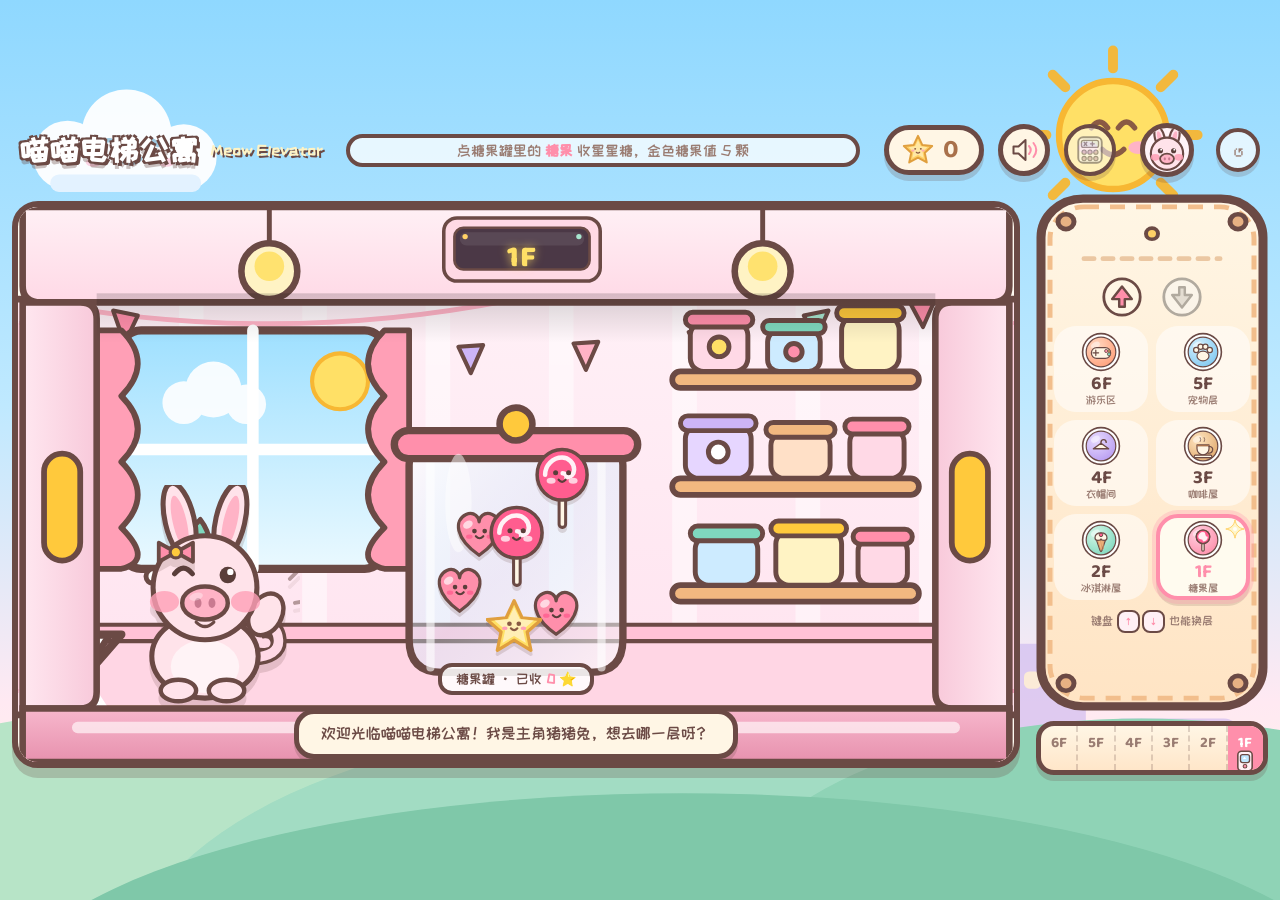
<file: index.html>
<!doctype html>
<html lang="zh-CN">
<head>
<meta charset="utf-8">
<meta name="viewport" content="width=device-width, initial-scale=1, maximum-scale=1, user-scalable=no, viewport-fit=cover">
<meta name="theme-color" content="#BEE9FF">
<meta name="mobile-web-app-capable" content="yes">
<meta name="apple-mobile-web-app-capable" content="yes">
<meta name="apple-mobile-web-app-status-bar-style" content="default">
<title>喵喵电梯公寓 · 1F 糖果屋 / 2F 冰淇淋屋 / 3F 咖啡屋</title>
<meta name="description" content="可爱风的电梯模拟小游戏：坐电梯去不同楼层，每一层都有不同的小玩法。">
<link rel="icon" href="assets/ui/favicon.svg">
<link rel="stylesheet" href="styles/base.css">
<link rel="stylesheet" href="styles/layout.css">
<link rel="stylesheet" href="styles/elevator.css">
<link rel="stylesheet" href="styles/floors.css">
<link rel="stylesheet" href="styles/animations.css">
<link rel="stylesheet" href="styles/backdrop.css">
<link rel="stylesheet" href="styles/arcade.css">
<link rel="stylesheet" href="styles/shop.css">
<link rel="stylesheet" href="styles/math.css">
<link rel="stylesheet" href="styles/mobile.css">
</head>
<body>

<!-- 竖屏手机上出现的「横过来玩」提示，点一下就没（不挡游戏操作） -->
<div class="rotate-hint" id="rotate-hint">
  <img src="assets/ui/rotate-phone.svg" alt="">
  <span>把手机横过来玩更舒服～</span>
</div>

<!-- 背景天空装饰（窗口比游戏画布大时露出来的部分） -->
<div class="backdrop" aria-hidden="true">
  <img class="backdrop__sun" src="assets/bg/sun.svg" alt="">
  <img class="backdrop__cloud backdrop__cloud--1 cloud" src="assets/bg/cloud.svg" alt="">
  <img class="backdrop__cloud backdrop__cloud--2 cloud" src="assets/bg/cloud.svg" alt="">
  <img class="backdrop__cloud backdrop__cloud--3 cloud" src="assets/bg/cloud.svg" alt="">
  <img class="backdrop__cloud backdrop__cloud--4 cloud" src="assets/bg/cloud.svg" alt="">
  <img class="backdrop__city" src="assets/bg/city.svg" alt="">
  <img class="backdrop__hills" src="assets/bg/hills.svg" alt="">
</div>

<div class="app" id="app">

  <!-- ===== 顶部：标题 / 星星糖 / 音效 ===== -->
  <header class="hud">
    <h1 class="hud__title">
      喵喵电梯公寓
      <small>Meow Elevator</small>
    </h1>
    <div class="hud__tip" id="tip-text"></div>
    <div class="hud__coins" id="coin-box">
      <img src="assets/ui/coin-sugar.svg" alt="星星糖">
      <span id="coin-count">0</span>
    </div>
    <button class="hud__sound" id="sound-toggle" type="button">
      <img id="sound-img" src="assets/ui/sound-on.svg" alt="音效开关">
    </button>
    <button class="hud__math" id="math-toggle" type="button" title="计算练习：已关闭（点一下开启）">
      <img src="assets/ui/icon-math.svg" alt="计算练习">
    </button>
    <button class="hud__skin" id="skin-toggle" type="button" title="换个主角形象">
      <img id="skin-img" src="assets/ui/avatar-pigbunny.svg" alt="切换主角">
    </button>
    <button class="hud__reset" id="reset-btn" type="button" title="清空进度，重新开始">↺</button>
  </header>

  <!-- ===== 中间：电梯门里的房间 + 楼层小地图 ===== -->
  <main class="world">
    <section class="stage" id="stage">
      <div class="room">
        <img class="room__bg" id="room-bg" src="assets/rooms/room-candy.svg" alt="">
      </div>

      <!-- 房间里的可交互道具单独一层，盖在猫猫前面（猫猫站在柜台后面） -->
      <div class="room__props" id="room-props"></div>

      <div class="stage__curtain"></div>

      <div class="doors">
        <img class="doors__leaf doors__leaf--left" src="assets/elevator/door-left.svg" alt="">
        <img class="doors__leaf doors__leaf--right" src="assets/elevator/door-right.svg" alt="">
      </div>

      <img class="cabin" src="assets/elevator/cabin-frame.svg" alt="">

      <div class="cat" id="cat">
        <img id="cat-img" src="assets/character/pigbunny-idle.svg" alt="主角 猪猪兔">
      </div>

      <div class="indicator" id="indicator">
        <img class="indicator__plate" src="assets/elevator/indicator-plate.svg" alt="">
        <div class="indicator__text">
          <span class="dir dir--up">▲</span>
          <span id="indicator-text">1F</span>
          <span class="dir dir--down">▼</span>
        </div>
      </div>

      <div class="bubble" id="bubble"><span id="bubble-text"></span></div>

      <div class="fx" id="fx"></div>

      <!-- 6F 三个小游戏的弹窗（默认隐藏，放在舞台里所以飘字能盖在上面） -->
      <div class="arcade" id="arcade">
        <div class="arcade__panel">
          <div class="arcade__head">
            <h3 class="arcade__title" id="arcade-title"></h3>
            <span class="arcade__level" id="arcade-level"></span>
            <button class="arcade__close" id="arcade-close" type="button" aria-label="关闭">×</button>
          </div>
          <div class="arcade__body" id="arcade-body"></div>
          <p class="arcade__hint" id="arcade-hint"></p>
          <div class="arcade__foot">
            <span class="arcade__score" id="arcade-score"></span>
            <button class="arcade__action" id="arcade-action" type="button"></button>
          </div>
        </div>
      </div>

      <!-- 计算练习弹窗（HUD 上打开开关后每 3 分钟弹一次，答对才消失） -->
      <div class="math" id="math">
        <div class="math__panel">
          <h3 class="math__title">🧮 算一算</h3>
          <p class="math__q" id="math-q">5 × 4 + 8 = ?</p>
          <div class="math__bar"><i id="math-bar"></i></div>
          <div class="math__input is-empty" id="math-input">?</div>
          <div class="math__keys" id="math-keys"></div>
          <p class="math__tip" id="math-tip">在 10 秒内答对，弹窗才会关掉哦</p>
        </div>
      </div>

      <!-- 4F 商店：买主角的衣服 / 宠物的装扮 -->
      <div class="shop" id="shop">
        <div class="shop__panel">
          <div class="shop__head">
            <h3 class="shop__title">🛍 星星糖服装店</h3>
            <span class="shop__coins"><img src="assets/ui/coin-sugar.svg" alt=""> <b id="shop-coins">0</b></span>
            <button class="shop__close" id="shop-close" type="button" aria-label="关闭">×</button>
          </div>
          <div class="shop__body" id="shop-body"></div>
          <p class="shop__hint">点一下问价，再点一下买下来；衣服会直接穿上，宠物饰品去「宠物装扮」戴上</p>
        </div>
      </div>

      <!-- 4F 宠物装扮：给每只宠物挑一件饰品 -->
      <div class="petdress" id="petdress">
        <div class="petdress__panel">
          <div class="petdress__head">
            <h3 class="petdress__title">🐾 宠物装扮</h3>
            <button class="petdress__close" id="petdress-close" type="button" aria-label="关闭">×</button>
          </div>
          <div class="petdress__body" id="petdress-body"></div>
          <p class="petdress__hint">带 🔒 的还没买，先去「商店」买下来～装扮好以后去 5F 就能看到啦</p>
        </div>
      </div>
    </section>

    <aside class="side">
      <!-- 竖排电梯按键面板：3F 在最上，1F 在最下 -->
      <div class="panel">
        <img class="panel__plate" src="assets/elevator/panel-plate-v.svg" alt="">
        <div class="panel__inner">
          <div class="panel__arrows">
            <img class="panel__arrow" id="btn-up" src="assets/elevator/arrow-up.svg" alt="上一层" title="上一层">
            <img class="panel__arrow" id="btn-down" src="assets/elevator/arrow-down.svg" alt="下一层" title="下一层">
          </div>

          <button class="floorbtn" data-floor="6" type="button">
            <img src="assets/elevator/button-6f.svg" alt="">
            <span class="floorbtn__label"><b>6F</b><span>游乐区</span></span>
          </button>

          <button class="floorbtn" data-floor="5" type="button">
            <img src="assets/elevator/button-5f.svg" alt="">
            <span class="floorbtn__label"><b>5F</b><span>宠物层</span></span>
          </button>

          <button class="floorbtn" data-floor="4" type="button">
            <img src="assets/elevator/button-4f.svg" alt="">
            <span class="floorbtn__label"><b>4F</b><span>衣帽间</span></span>
          </button>

          <button class="floorbtn" data-floor="3" type="button">
            <img src="assets/elevator/button-3f.svg" alt="">
            <span class="floorbtn__label"><b>3F</b><span>咖啡屋</span></span>
          </button>

          <button class="floorbtn" data-floor="2" type="button">
            <img src="assets/elevator/button-2f.svg" alt="">
            <span class="floorbtn__label"><b>2F</b><span>冰淇淋屋</span></span>
          </button>

          <button class="floorbtn is-active" data-floor="1" type="button">
            <img src="assets/elevator/button-1f.svg" alt="">
            <span class="floorbtn__label"><b>1F</b><span>糖果屋</span></span>
          </button>

          <p class="panel__hint">键盘 <span class="k">↑</span><span class="k">↓</span> 也能换层</p>
        </div>
      </div>

      <!-- 楼层指示条（格子由 main.js 按 floors 配置生成，轿厢停在当前层） -->
      <div class="floors" id="floor-strip">
        <img class="floors__car" id="map-car" src="assets/elevator/map-car.svg" alt="">
      </div>
    </aside>
  </main>

</div>

<!-- 按顺序加载：配置 → 存档 → 音频 → 特效 → 电梯 → 各楼层玩法 → 启动 -->
<script src="js/core/config.js"></script>
<script src="js/core/state.js"></script>
<script src="js/core/audio.js"></script>
<script src="js/core/fx.js"></script>
<script src="js/core/dialogue.js"></script>
<script src="js/core/outfit.js"></script>
<script src="js/core/petwear.js"></script>
<script src="js/core/shop.js"></script>
<script src="js/core/math.js"></script>
<script src="js/core/elevator.js"></script>
<script src="js/floors/registry.js"></script>
<script src="js/floors/candy.js"></script>
<script src="js/floors/icecream.js"></script>
<script src="js/floors/coffee.js"></script>
<script src="js/floors/closet.js"></script>
<script src="js/floors/pet.js"></script>
<script src="js/floors/arcade.js"></script>
<script src="js/main.js"></script>
</body>
</html>
</file>
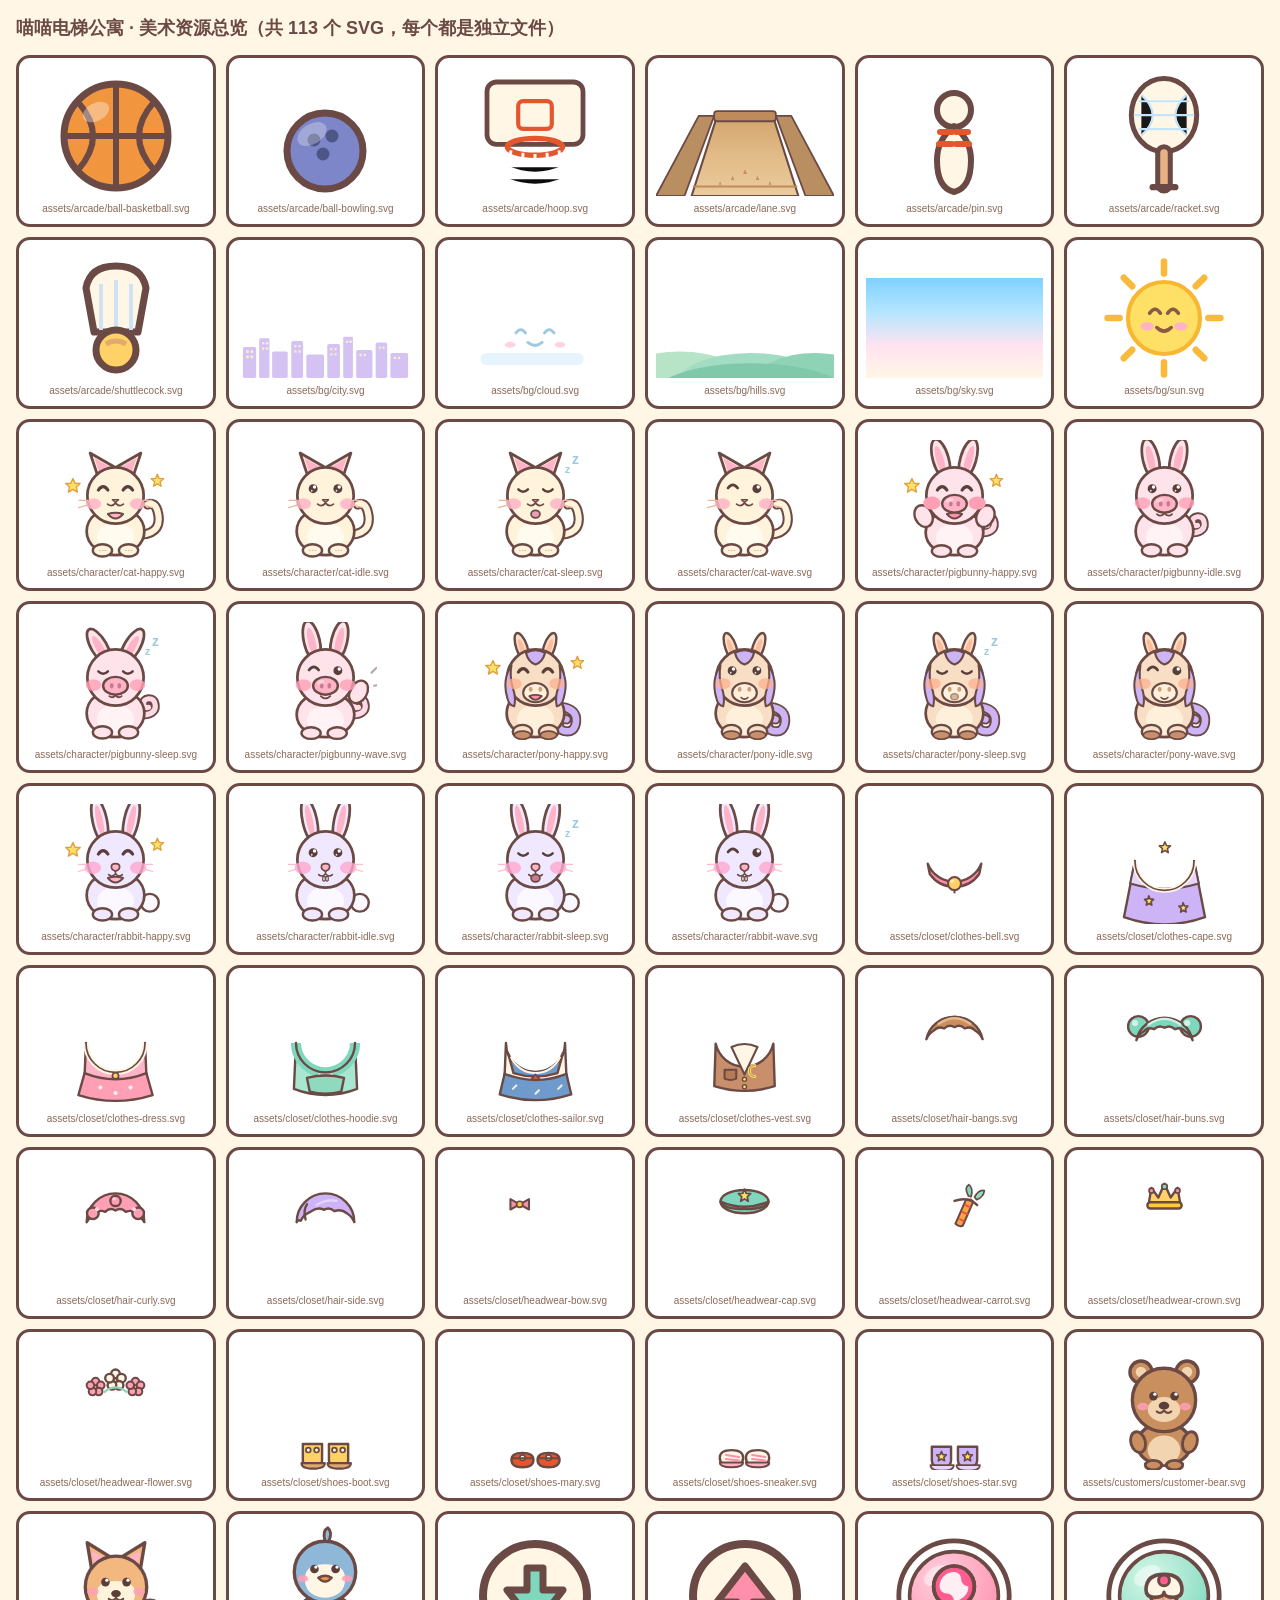
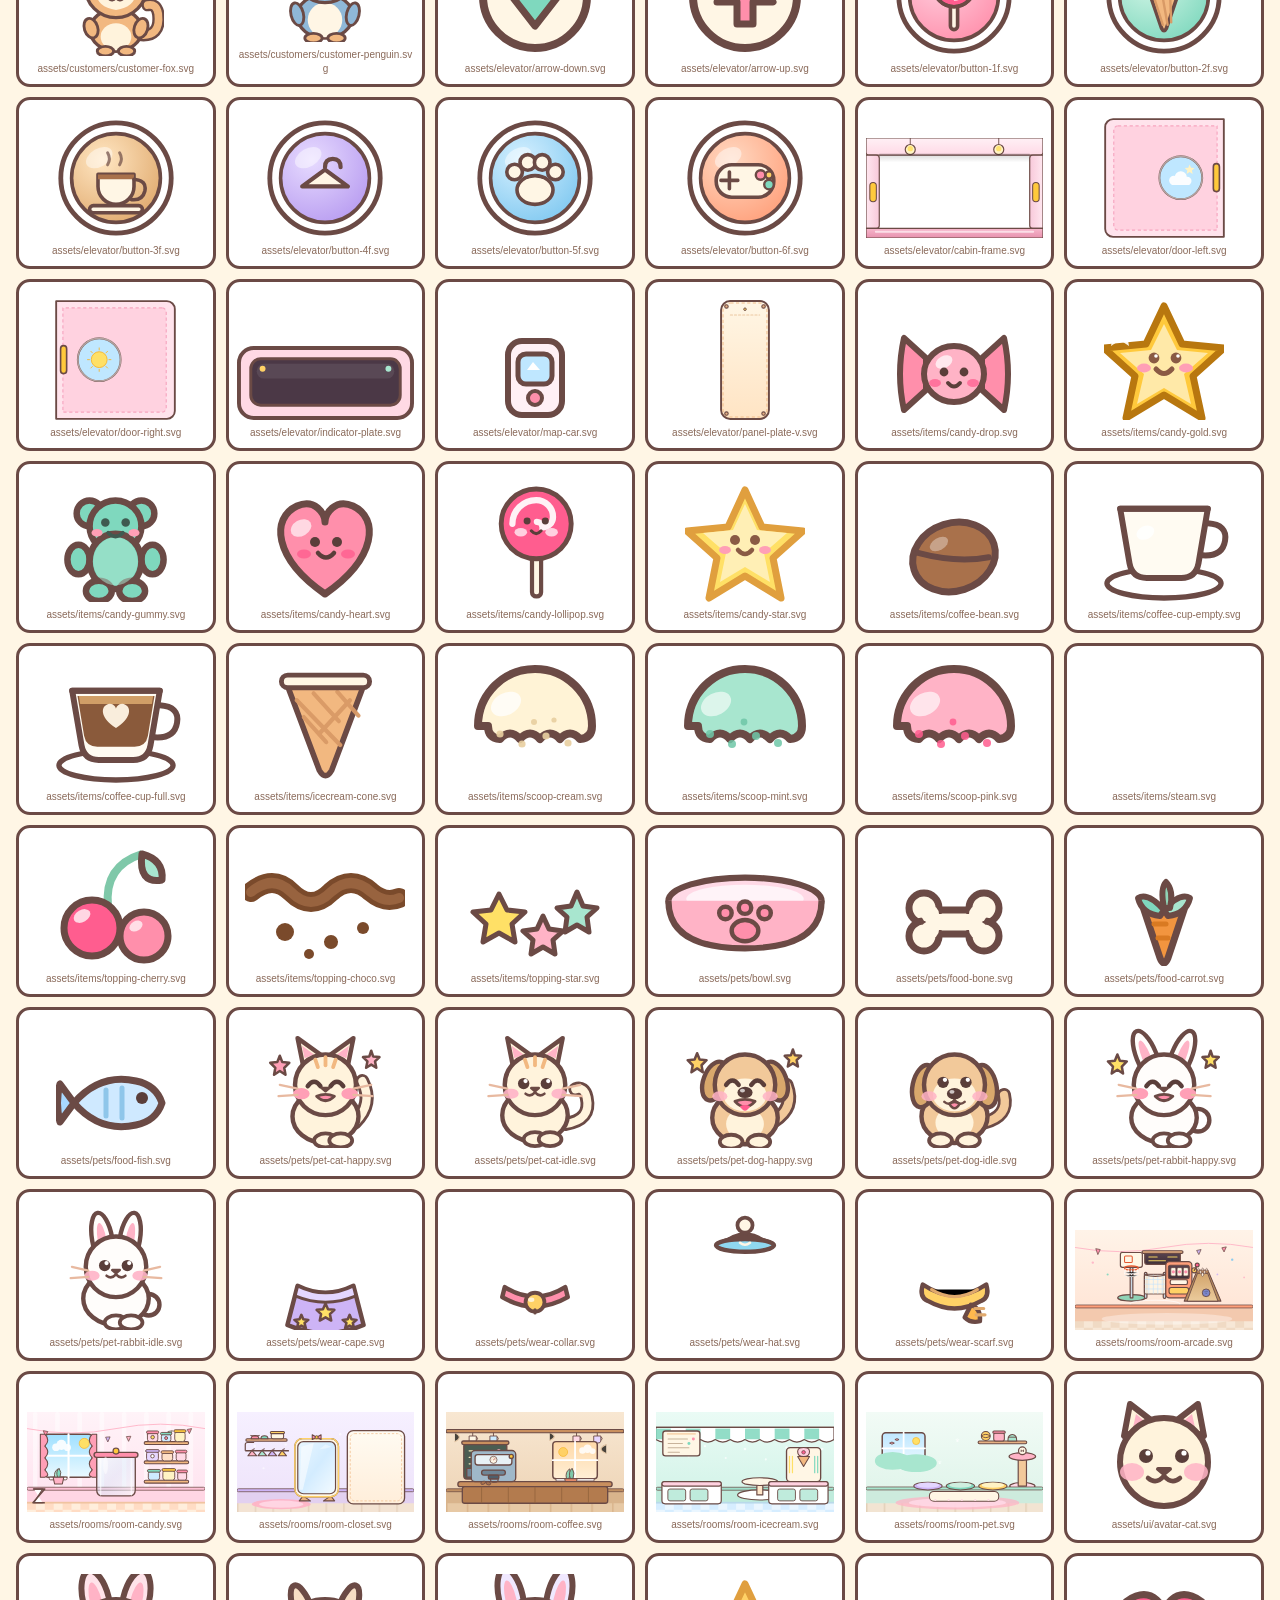
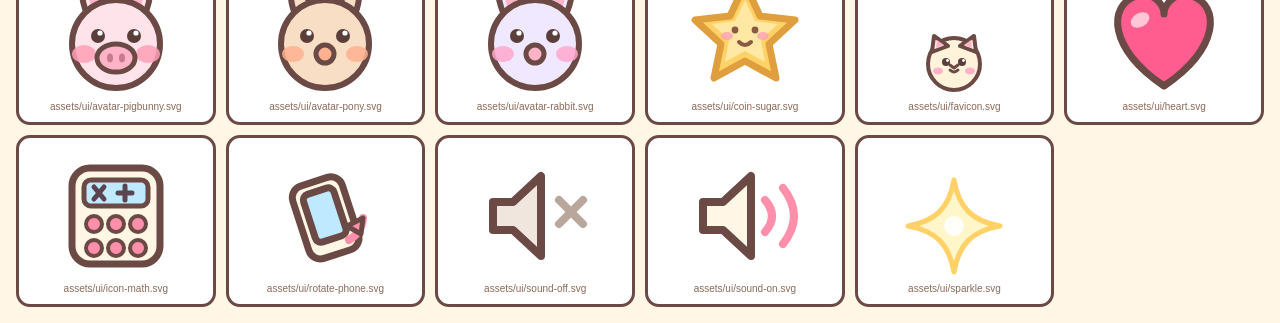
<file: tools/asset-preview.html>
<!doctype html>
<meta charset="utf-8">
<title>喵喵电梯公寓 · 美术资源总览</title>
<style>
  body{margin:0;padding:16px;background:#FFF6E5;font:13px/1.4 -apple-system,"PingFang SC",sans-serif;
       display:grid;grid-template-columns:repeat(6,1fr);gap:10px}
  h1{grid-column:1/-1;margin:0 0 4px;font-size:18px;color:#6B4A45}
  figure{margin:0;background:#fff;border:3px solid #6B4A45;border-radius:14px;padding:8px;
         display:flex;flex-direction:column;align-items:center;justify-content:flex-end;min-height:150px}
  img{max-width:100%;max-height:120px;object-fit:contain}
  figcaption{margin-top:6px;font-size:10px;color:#8A6A5A;word-break:break-all;text-align:center}
</style>
<h1>喵喵电梯公寓 · 美术资源总览（共 113 个 SVG，每个都是独立文件）</h1>
<figure><img src="../assets/arcade/ball-basketball.svg"><figcaption>assets/arcade/ball-basketball.svg</figcaption></figure>
<figure><img src="../assets/arcade/ball-bowling.svg"><figcaption>assets/arcade/ball-bowling.svg</figcaption></figure>
<figure><img src="../assets/arcade/hoop.svg"><figcaption>assets/arcade/hoop.svg</figcaption></figure>
<figure><img src="../assets/arcade/lane.svg"><figcaption>assets/arcade/lane.svg</figcaption></figure>
<figure><img src="../assets/arcade/pin.svg"><figcaption>assets/arcade/pin.svg</figcaption></figure>
<figure><img src="../assets/arcade/racket.svg"><figcaption>assets/arcade/racket.svg</figcaption></figure>
<figure><img src="../assets/arcade/shuttlecock.svg"><figcaption>assets/arcade/shuttlecock.svg</figcaption></figure>
<figure><img src="../assets/bg/city.svg"><figcaption>assets/bg/city.svg</figcaption></figure>
<figure><img src="../assets/bg/cloud.svg"><figcaption>assets/bg/cloud.svg</figcaption></figure>
<figure><img src="../assets/bg/hills.svg"><figcaption>assets/bg/hills.svg</figcaption></figure>
<figure><img src="../assets/bg/sky.svg"><figcaption>assets/bg/sky.svg</figcaption></figure>
<figure><img src="../assets/bg/sun.svg"><figcaption>assets/bg/sun.svg</figcaption></figure>
<figure><img src="../assets/character/cat-happy.svg"><figcaption>assets/character/cat-happy.svg</figcaption></figure>
<figure><img src="../assets/character/cat-idle.svg"><figcaption>assets/character/cat-idle.svg</figcaption></figure>
<figure><img src="../assets/character/cat-sleep.svg"><figcaption>assets/character/cat-sleep.svg</figcaption></figure>
<figure><img src="../assets/character/cat-wave.svg"><figcaption>assets/character/cat-wave.svg</figcaption></figure>
<figure><img src="../assets/character/pigbunny-happy.svg"><figcaption>assets/character/pigbunny-happy.svg</figcaption></figure>
<figure><img src="../assets/character/pigbunny-idle.svg"><figcaption>assets/character/pigbunny-idle.svg</figcaption></figure>
<figure><img src="../assets/character/pigbunny-sleep.svg"><figcaption>assets/character/pigbunny-sleep.svg</figcaption></figure>
<figure><img src="../assets/character/pigbunny-wave.svg"><figcaption>assets/character/pigbunny-wave.svg</figcaption></figure>
<figure><img src="../assets/character/pony-happy.svg"><figcaption>assets/character/pony-happy.svg</figcaption></figure>
<figure><img src="../assets/character/pony-idle.svg"><figcaption>assets/character/pony-idle.svg</figcaption></figure>
<figure><img src="../assets/character/pony-sleep.svg"><figcaption>assets/character/pony-sleep.svg</figcaption></figure>
<figure><img src="../assets/character/pony-wave.svg"><figcaption>assets/character/pony-wave.svg</figcaption></figure>
<figure><img src="../assets/character/rabbit-happy.svg"><figcaption>assets/character/rabbit-happy.svg</figcaption></figure>
<figure><img src="../assets/character/rabbit-idle.svg"><figcaption>assets/character/rabbit-idle.svg</figcaption></figure>
<figure><img src="../assets/character/rabbit-sleep.svg"><figcaption>assets/character/rabbit-sleep.svg</figcaption></figure>
<figure><img src="../assets/character/rabbit-wave.svg"><figcaption>assets/character/rabbit-wave.svg</figcaption></figure>
<figure><img src="../assets/closet/clothes-bell.svg"><figcaption>assets/closet/clothes-bell.svg</figcaption></figure>
<figure><img src="../assets/closet/clothes-cape.svg"><figcaption>assets/closet/clothes-cape.svg</figcaption></figure>
<figure><img src="../assets/closet/clothes-dress.svg"><figcaption>assets/closet/clothes-dress.svg</figcaption></figure>
<figure><img src="../assets/closet/clothes-hoodie.svg"><figcaption>assets/closet/clothes-hoodie.svg</figcaption></figure>
<figure><img src="../assets/closet/clothes-sailor.svg"><figcaption>assets/closet/clothes-sailor.svg</figcaption></figure>
<figure><img src="../assets/closet/clothes-vest.svg"><figcaption>assets/closet/clothes-vest.svg</figcaption></figure>
<figure><img src="../assets/closet/hair-bangs.svg"><figcaption>assets/closet/hair-bangs.svg</figcaption></figure>
<figure><img src="../assets/closet/hair-buns.svg"><figcaption>assets/closet/hair-buns.svg</figcaption></figure>
<figure><img src="../assets/closet/hair-curly.svg"><figcaption>assets/closet/hair-curly.svg</figcaption></figure>
<figure><img src="../assets/closet/hair-side.svg"><figcaption>assets/closet/hair-side.svg</figcaption></figure>
<figure><img src="../assets/closet/headwear-bow.svg"><figcaption>assets/closet/headwear-bow.svg</figcaption></figure>
<figure><img src="../assets/closet/headwear-cap.svg"><figcaption>assets/closet/headwear-cap.svg</figcaption></figure>
<figure><img src="../assets/closet/headwear-carrot.svg"><figcaption>assets/closet/headwear-carrot.svg</figcaption></figure>
<figure><img src="../assets/closet/headwear-crown.svg"><figcaption>assets/closet/headwear-crown.svg</figcaption></figure>
<figure><img src="../assets/closet/headwear-flower.svg"><figcaption>assets/closet/headwear-flower.svg</figcaption></figure>
<figure><img src="../assets/closet/shoes-boot.svg"><figcaption>assets/closet/shoes-boot.svg</figcaption></figure>
<figure><img src="../assets/closet/shoes-mary.svg"><figcaption>assets/closet/shoes-mary.svg</figcaption></figure>
<figure><img src="../assets/closet/shoes-sneaker.svg"><figcaption>assets/closet/shoes-sneaker.svg</figcaption></figure>
<figure><img src="../assets/closet/shoes-star.svg"><figcaption>assets/closet/shoes-star.svg</figcaption></figure>
<figure><img src="../assets/customers/customer-bear.svg"><figcaption>assets/customers/customer-bear.svg</figcaption></figure>
<figure><img src="../assets/customers/customer-fox.svg"><figcaption>assets/customers/customer-fox.svg</figcaption></figure>
<figure><img src="../assets/customers/customer-penguin.svg"><figcaption>assets/customers/customer-penguin.svg</figcaption></figure>
<figure><img src="../assets/elevator/arrow-down.svg"><figcaption>assets/elevator/arrow-down.svg</figcaption></figure>
<figure><img src="../assets/elevator/arrow-up.svg"><figcaption>assets/elevator/arrow-up.svg</figcaption></figure>
<figure><img src="../assets/elevator/button-1f.svg"><figcaption>assets/elevator/button-1f.svg</figcaption></figure>
<figure><img src="../assets/elevator/button-2f.svg"><figcaption>assets/elevator/button-2f.svg</figcaption></figure>
<figure><img src="../assets/elevator/button-3f.svg"><figcaption>assets/elevator/button-3f.svg</figcaption></figure>
<figure><img src="../assets/elevator/button-4f.svg"><figcaption>assets/elevator/button-4f.svg</figcaption></figure>
<figure><img src="../assets/elevator/button-5f.svg"><figcaption>assets/elevator/button-5f.svg</figcaption></figure>
<figure><img src="../assets/elevator/button-6f.svg"><figcaption>assets/elevator/button-6f.svg</figcaption></figure>
<figure><img src="../assets/elevator/cabin-frame.svg"><figcaption>assets/elevator/cabin-frame.svg</figcaption></figure>
<figure><img src="../assets/elevator/door-left.svg"><figcaption>assets/elevator/door-left.svg</figcaption></figure>
<figure><img src="../assets/elevator/door-right.svg"><figcaption>assets/elevator/door-right.svg</figcaption></figure>
<figure><img src="../assets/elevator/indicator-plate.svg"><figcaption>assets/elevator/indicator-plate.svg</figcaption></figure>
<figure><img src="../assets/elevator/map-car.svg"><figcaption>assets/elevator/map-car.svg</figcaption></figure>
<figure><img src="../assets/elevator/panel-plate-v.svg"><figcaption>assets/elevator/panel-plate-v.svg</figcaption></figure>
<figure><img src="../assets/items/candy-drop.svg"><figcaption>assets/items/candy-drop.svg</figcaption></figure>
<figure><img src="../assets/items/candy-gold.svg"><figcaption>assets/items/candy-gold.svg</figcaption></figure>
<figure><img src="../assets/items/candy-gummy.svg"><figcaption>assets/items/candy-gummy.svg</figcaption></figure>
<figure><img src="../assets/items/candy-heart.svg"><figcaption>assets/items/candy-heart.svg</figcaption></figure>
<figure><img src="../assets/items/candy-lollipop.svg"><figcaption>assets/items/candy-lollipop.svg</figcaption></figure>
<figure><img src="../assets/items/candy-star.svg"><figcaption>assets/items/candy-star.svg</figcaption></figure>
<figure><img src="../assets/items/coffee-bean.svg"><figcaption>assets/items/coffee-bean.svg</figcaption></figure>
<figure><img src="../assets/items/coffee-cup-empty.svg"><figcaption>assets/items/coffee-cup-empty.svg</figcaption></figure>
<figure><img src="../assets/items/coffee-cup-full.svg"><figcaption>assets/items/coffee-cup-full.svg</figcaption></figure>
<figure><img src="../assets/items/icecream-cone.svg"><figcaption>assets/items/icecream-cone.svg</figcaption></figure>
<figure><img src="../assets/items/scoop-cream.svg"><figcaption>assets/items/scoop-cream.svg</figcaption></figure>
<figure><img src="../assets/items/scoop-mint.svg"><figcaption>assets/items/scoop-mint.svg</figcaption></figure>
<figure><img src="../assets/items/scoop-pink.svg"><figcaption>assets/items/scoop-pink.svg</figcaption></figure>
<figure><img src="../assets/items/steam.svg"><figcaption>assets/items/steam.svg</figcaption></figure>
<figure><img src="../assets/items/topping-cherry.svg"><figcaption>assets/items/topping-cherry.svg</figcaption></figure>
<figure><img src="../assets/items/topping-choco.svg"><figcaption>assets/items/topping-choco.svg</figcaption></figure>
<figure><img src="../assets/items/topping-star.svg"><figcaption>assets/items/topping-star.svg</figcaption></figure>
<figure><img src="../assets/pets/bowl.svg"><figcaption>assets/pets/bowl.svg</figcaption></figure>
<figure><img src="../assets/pets/food-bone.svg"><figcaption>assets/pets/food-bone.svg</figcaption></figure>
<figure><img src="../assets/pets/food-carrot.svg"><figcaption>assets/pets/food-carrot.svg</figcaption></figure>
<figure><img src="../assets/pets/food-fish.svg"><figcaption>assets/pets/food-fish.svg</figcaption></figure>
<figure><img src="../assets/pets/pet-cat-happy.svg"><figcaption>assets/pets/pet-cat-happy.svg</figcaption></figure>
<figure><img src="../assets/pets/pet-cat-idle.svg"><figcaption>assets/pets/pet-cat-idle.svg</figcaption></figure>
<figure><img src="../assets/pets/pet-dog-happy.svg"><figcaption>assets/pets/pet-dog-happy.svg</figcaption></figure>
<figure><img src="../assets/pets/pet-dog-idle.svg"><figcaption>assets/pets/pet-dog-idle.svg</figcaption></figure>
<figure><img src="../assets/pets/pet-rabbit-happy.svg"><figcaption>assets/pets/pet-rabbit-happy.svg</figcaption></figure>
<figure><img src="../assets/pets/pet-rabbit-idle.svg"><figcaption>assets/pets/pet-rabbit-idle.svg</figcaption></figure>
<figure><img src="../assets/pets/wear-cape.svg"><figcaption>assets/pets/wear-cape.svg</figcaption></figure>
<figure><img src="../assets/pets/wear-collar.svg"><figcaption>assets/pets/wear-collar.svg</figcaption></figure>
<figure><img src="../assets/pets/wear-hat.svg"><figcaption>assets/pets/wear-hat.svg</figcaption></figure>
<figure><img src="../assets/pets/wear-scarf.svg"><figcaption>assets/pets/wear-scarf.svg</figcaption></figure>
<figure><img src="../assets/rooms/room-arcade.svg"><figcaption>assets/rooms/room-arcade.svg</figcaption></figure>
<figure><img src="../assets/rooms/room-candy.svg"><figcaption>assets/rooms/room-candy.svg</figcaption></figure>
<figure><img src="../assets/rooms/room-closet.svg"><figcaption>assets/rooms/room-closet.svg</figcaption></figure>
<figure><img src="../assets/rooms/room-coffee.svg"><figcaption>assets/rooms/room-coffee.svg</figcaption></figure>
<figure><img src="../assets/rooms/room-icecream.svg"><figcaption>assets/rooms/room-icecream.svg</figcaption></figure>
<figure><img src="../assets/rooms/room-pet.svg"><figcaption>assets/rooms/room-pet.svg</figcaption></figure>
<figure><img src="../assets/ui/avatar-cat.svg"><figcaption>assets/ui/avatar-cat.svg</figcaption></figure>
<figure><img src="../assets/ui/avatar-pigbunny.svg"><figcaption>assets/ui/avatar-pigbunny.svg</figcaption></figure>
<figure><img src="../assets/ui/avatar-pony.svg"><figcaption>assets/ui/avatar-pony.svg</figcaption></figure>
<figure><img src="../assets/ui/avatar-rabbit.svg"><figcaption>assets/ui/avatar-rabbit.svg</figcaption></figure>
<figure><img src="../assets/ui/coin-sugar.svg"><figcaption>assets/ui/coin-sugar.svg</figcaption></figure>
<figure><img src="../assets/ui/favicon.svg"><figcaption>assets/ui/favicon.svg</figcaption></figure>
<figure><img src="../assets/ui/heart.svg"><figcaption>assets/ui/heart.svg</figcaption></figure>
<figure><img src="../assets/ui/icon-math.svg"><figcaption>assets/ui/icon-math.svg</figcaption></figure>
<figure><img src="../assets/ui/rotate-phone.svg"><figcaption>assets/ui/rotate-phone.svg</figcaption></figure>
<figure><img src="../assets/ui/sound-off.svg"><figcaption>assets/ui/sound-off.svg</figcaption></figure>
<figure><img src="../assets/ui/sound-on.svg"><figcaption>assets/ui/sound-on.svg</figcaption></figure>
<figure><img src="../assets/ui/sparkle.svg"><figcaption>assets/ui/sparkle.svg</figcaption></figure>
</file>
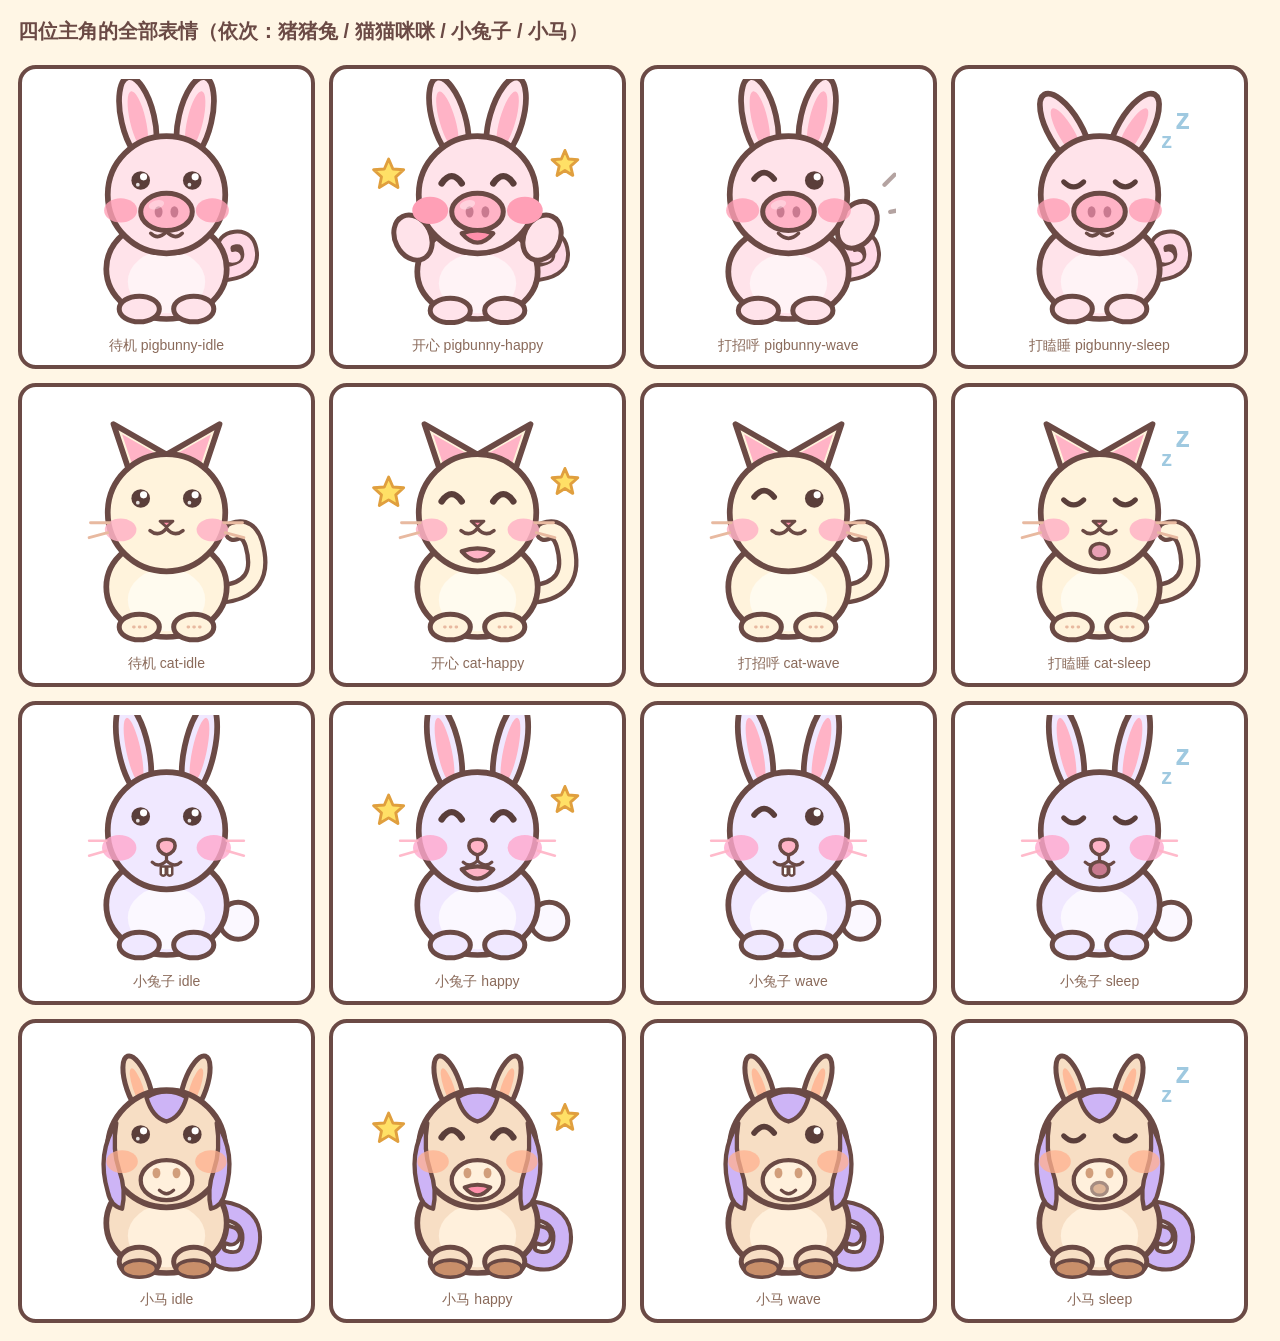
<file: tools/character-sheet.html>
<!doctype html>
<meta charset="utf-8">
<title>角色对照表</title>
<style>
  body{margin:0;padding:18px;background:#FFF6E5;font:14px -apple-system,"PingFang SC",sans-serif;
       display:grid;grid-template-columns:repeat(4,1fr);gap:14px;width:1230px}
  figure{margin:0;background:#fff;border:4px solid #6B4A45;border-radius:18px;padding:10px;
         display:flex;flex-direction:column;align-items:center}
  img{height:250px}
  figcaption{margin-top:8px;color:#8A6A5A}
  h1{grid-column:1/-1;margin:0 0 6px;font-size:20px;color:#6B4A45}
</style>
<h1>四位主角的全部表情（依次：猪猪兔 / 猫猫咪咪 / 小兔子 / 小马）</h1>
<figure><img src="../assets/character/pigbunny-idle.svg"><figcaption>待机 pigbunny-idle</figcaption></figure>
<figure><img src="../assets/character/pigbunny-happy.svg"><figcaption>开心 pigbunny-happy</figcaption></figure>
<figure><img src="../assets/character/pigbunny-wave.svg"><figcaption>打招呼 pigbunny-wave</figcaption></figure>
<figure><img src="../assets/character/pigbunny-sleep.svg"><figcaption>打瞌睡 pigbunny-sleep</figcaption></figure>
<figure><img src="../assets/character/cat-idle.svg"><figcaption>待机 cat-idle</figcaption></figure>
<figure><img src="../assets/character/cat-happy.svg"><figcaption>开心 cat-happy</figcaption></figure>
<figure><img src="../assets/character/cat-wave.svg"><figcaption>打招呼 cat-wave</figcaption></figure>
<figure><img src="../assets/character/cat-sleep.svg"><figcaption>打瞌睡 cat-sleep</figcaption></figure>
<figure><img src="../assets/character/rabbit-idle.svg"><figcaption>小兔子 idle</figcaption></figure>
<figure><img src="../assets/character/rabbit-happy.svg"><figcaption>小兔子 happy</figcaption></figure>
<figure><img src="../assets/character/rabbit-wave.svg"><figcaption>小兔子 wave</figcaption></figure>
<figure><img src="../assets/character/rabbit-sleep.svg"><figcaption>小兔子 sleep</figcaption></figure>
<figure><img src="../assets/character/pony-idle.svg"><figcaption>小马 idle</figcaption></figure>
<figure><img src="../assets/character/pony-happy.svg"><figcaption>小马 happy</figcaption></figure>
<figure><img src="../assets/character/pony-wave.svg"><figcaption>小马 wave</figcaption></figure>
<figure><img src="../assets/character/pony-sleep.svg"><figcaption>小马 sleep</figcaption></figure>
</file>
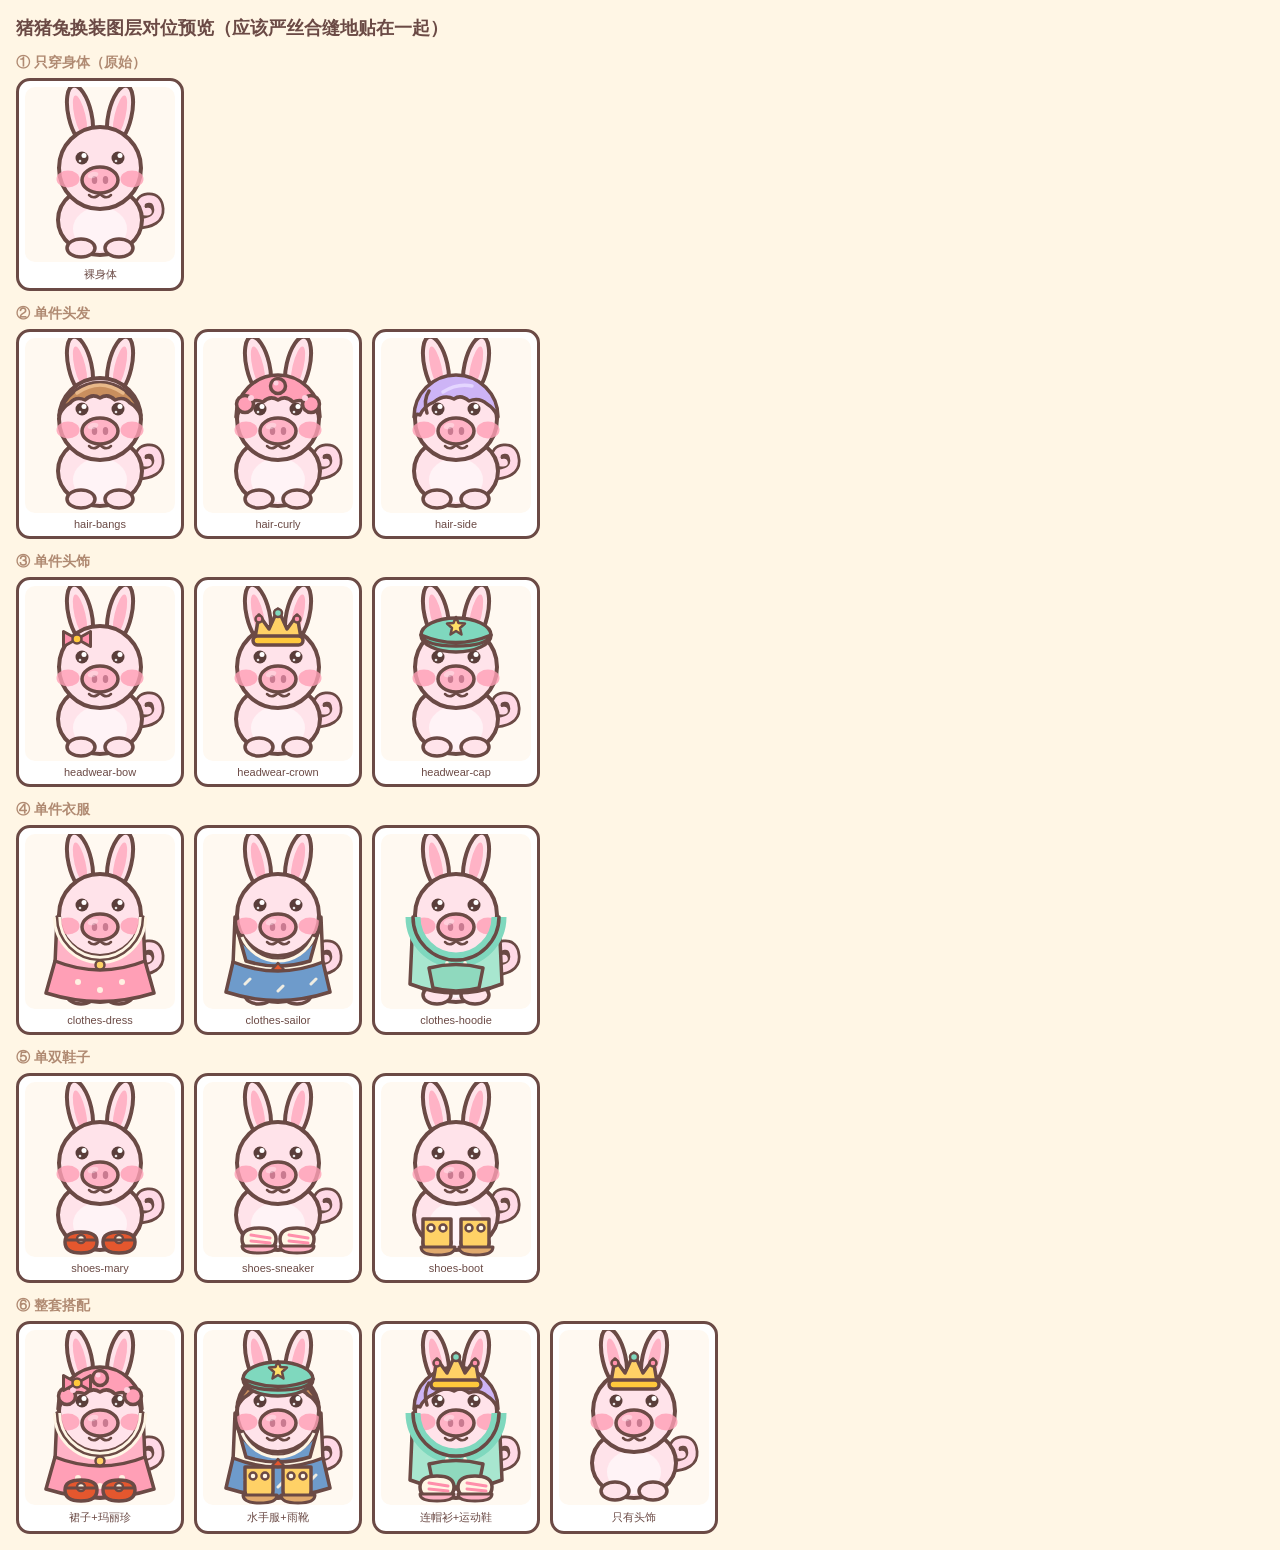
<file: tools/outfit-preview.html>
<!doctype html>
<meta charset="utf-8">
<title>换装部件对位预览</title>
<style>
  body{margin:0;padding:16px;background:#FFF6E5;font:13px -apple-system,"PingFang SC",sans-serif;color:#6B4A45}
  h1{font-size:18px;margin:0 0 10px}
  h2{font-size:14px;margin:14px 0 6px;color:#B08A72}
  .row{display:flex;gap:10px;flex-wrap:wrap}
  figure{margin:0;background:#fff;border:3px solid #6B4A45;border-radius:14px;padding:6px;width:150px}
  .stack{position:relative;width:150px;height:175px;background:#FFF9F1;border-radius:10px;overflow:hidden}
  .stack img{position:absolute;inset:0;width:100%;height:100%}
  figcaption{margin-top:5px;font-size:11px;text-align:center}
</style>
<h1>猪猪兔换装图层对位预览（应该严丝合缝地贴在一起）</h1>
<div id="out"></div>
<script>
  const BASE = 'character/pigbunny-idle.svg';
  const HAIR = ['hair-bangs','hair-curly','hair-side'];
  const HEAD = ['headwear-bow','headwear-crown','headwear-cap'];
  const BODY = ['clothes-dress','clothes-sailor','clothes-hoodie'];
  const FEET = ['shoes-mary','shoes-sneaker','shoes-boot'];
  const out = document.getElementById('out');
  const stack = (layers) => '<div class="stack">' +
    [BASE, ...layers].map(s => `<img src="../assets/${s.startsWith('character') ? s : 'closet/' + s + '.svg'}">`).join('') + '</div>';
  const row = (title, items) => `<h2>${title}</h2><div class="row">` + items.map(([label, layers]) =>
    `<figure>${stack(layers)}<figcaption>${label}</figcaption></figure>`).join('') + '</div>';
  out.innerHTML =
    row('① 只穿身体（原始）', [['裸身体', []]]) +
    row('② 单件头发', HAIR.map(h => [h, [h]])) +
    row('③ 单件头饰', HEAD.map(h => [h, [h]])) +
    row('④ 单件衣服', BODY.map(h => [h, [h]])) +
    row('⑤ 单双鞋子', FEET.map(h => [h, [h]])) +
    row('⑥ 整套搭配', [
      ['裙子+玛丽珍', ['clothes-dress','shoes-mary','hair-curly','headwear-bow']],
      ['水手服+雨靴', ['clothes-sailor','shoes-boot','hair-bangs','headwear-cap']],
      ['连帽衫+运动鞋', ['clothes-hoodie','shoes-sneaker','hair-side','headwear-crown']],
      ['只有头饰', ['headwear-crown']]
    ]);
</script>
</file>
<file: styles/base.css>
/* ============================================================
   base.css —— 字体、配色变量、整体框架
   设计稿固定 1280 × 812，由 js 等比缩放铺满窗口，
   所以下面所有尺寸都可以放心用 px。
   ============================================================ */

/* ---------- 可爱字体（本地文件，可随时替换 fonts/ 里的字体） ---------- */
@font-face {
  font-family: 'KuaiLe';
  src: url('../fonts/ZCOOLKuaiLe-Regular.ttf') format('truetype');
  font-weight: normal;
  font-style: normal;
  font-display: swap;
}
@font-face {
  font-family: 'Baloo';
  src: url('../fonts/Baloo2.ttf') format('truetype');
  font-weight: 200 800;
  font-style: normal;
  font-display: swap;
}

:root {
  /* 主色板：想让游戏换个气氛，改这里就行 */
  --c-outline: #6B4A45;
  --c-cream: #FFF6E5;
  --c-pink: #FF8FAB;
  --c-pink-light: #FFD9E6;
  --c-mint: #7FD8BE;
  --c-mint-light: #CFEEDF;
  --c-butter: #FFD166;
  --c-caramel: #F2B880;
  --c-coffee: #A9714B;
  --c-lavender: #CDB4F6;
  --c-ink: #6B4A45;
  --c-ink-soft: #9A7C72;

  --font-cute: 'KuaiLe', 'Baloo', 'Chalkboard SE', 'PingFang SC',
               'Hiragino Sans GB', 'Microsoft YaHei', sans-serif;
  --font-num: 'Baloo', 'KuaiLe', 'PingFang SC', sans-serif;

  --shadow-cute: 0 6px 0 rgba(107, 74, 69, 0.22);
  --radius: 24px;

  /* 舞台尺寸（16:9）与房间原稿 1200×675 的缩放比 = 0.84 */
  --stage-w: 1008px;
  --stage-h: 567px;
  --scale: 0.84;
}

* { box-sizing: border-box; }

html, body {
  margin: 0;
  padding: 0;
  height: 100%;
  overflow: hidden;
}

body {
  background: #BEE9FF;
  font-family: var(--font-cute);
  color: var(--c-ink);
  -webkit-font-smoothing: antialiased;
  user-select: none;
  -webkit-tap-highlight-color: transparent;
}

/* 视口外的底色天空（窗口比设计稿更宽/更高时露出来的部分） */
body::before {
  content: '';
  position: fixed;
  inset: 0;
  background: linear-gradient(180deg, #8FD8FF 0%, #BFE9FF 45%, #FFE9F2 78%, #FFF6E5 100%);
  z-index: 0;
}

button {
  font-family: inherit;
  color: inherit;
  border: none;
  background: none;
  cursor: pointer;
  padding: 0;
}

img { display: block; -webkit-user-drag: none; }

/* ---------- 整个游戏画布：等比缩放居中 ---------- */
.app {
  position: absolute;
  left: 50%;
  top: 50%;
  z-index: 1;
  width: 1280px;
  height: 680px;
  padding: 8px 12px 15px;
  transform: translate(-50%, -50%);
  transform-origin: center center;
  display: flex;
  flex-direction: column;
}

/* ---------- 顶部 HUD ---------- */
.hud {
  height: 64px;
  flex: 0 0 64px;
  display: flex;
  align-items: center;
  gap: 14px;
  padding: 0 8px;
}

.hud__title {
  display: flex;
  align-items: center;
  gap: 10px;
  font-size: 30px;
  letter-spacing: 2px;
  color: #fff;
  text-shadow:
     3px 3px 0 var(--c-outline),
    -2px -2px 0 var(--c-outline),
     2px -2px 0 var(--c-outline),
    -2px  2px 0 var(--c-outline),
     0 6px 0 rgba(107, 74, 69, 0.35);
}

.hud__title small {
  font-size: 15px;
  letter-spacing: 0;
  color: #FFF3C4;
  text-shadow: 2px 2px 0 var(--c-outline);
}

/* 当前楼层的小提示（原来在右下角卡片里，现在放在顶栏中间） */
.hud__tip {
  flex: 1;
  min-width: 0;
  margin: 0 10px;
  padding: 5px 18px;
  border-radius: 20px;
  background: rgba(255, 255, 255, 0.75);
  border: 4px solid var(--c-outline);
  font-size: 15px;
  color: var(--c-ink-soft);
  text-align: center;
  white-space: nowrap;
  overflow: hidden;
  text-overflow: ellipsis;
}

.hud__tip b { color: var(--c-pink); }

.hud__coins {
  display: flex;
  align-items: center;
  gap: 8px;
  height: 50px;
  padding: 0 20px 0 12px;
  background: var(--c-cream);
  border: 5px solid var(--c-outline);
  border-radius: 26px;
  box-shadow: var(--shadow-cute);
  font-family: var(--font-num);
  font-size: 26px;
  font-weight: 700;
  color: var(--c-coffee);
}

.hud__coins img { width: 34px; height: 34px; }

.hud__coins.is-bump { animation: bump 0.42s ease-out; }

.hud__sound {
  width: 52px;
  height: 52px;
  border-radius: 50%;
  background: var(--c-cream);
  border: 5px solid var(--c-outline);
  box-shadow: var(--shadow-cute);
  display: grid;
  place-items: center;
  transition: transform 0.12s ease;
}
.hud__sound img { width: 30px; height: 30px; }
.hud__sound:active { transform: translateY(3px); box-shadow: 0 2px 0 rgba(107,74,69,0.22); }

.hud__reset {
  width: 44px;
  height: 44px;
  margin-left: 8px;  border-radius: 50%;
  background: rgba(255, 255, 255, 0.7);
  border: 4px solid var(--c-outline);
  font-size: 22px;
  line-height: 1;
  color: var(--c-ink-soft);
  display: grid;
  place-items: center;
  box-shadow: 0 5px 0 rgba(107, 74, 69, 0.2);
}

.hud__reset:hover { background: var(--c-pink); color: #fff; }
.hud__reset:active { transform: translateY(3px); box-shadow: 0 2px 0 rgba(107,74,69,0.2); }

/* 换主角形象：猪猪兔 / 猫猫咪咪 */
.hud__skin {
  width: 54px;
  height: 54px;
  margin-left: 10px;
  border-radius: 50%;
  background: #FFF3F8;
  border: 5px solid var(--c-outline);
  box-shadow: var(--shadow-cute);
  display: grid;
  place-items: center;
  overflow: hidden;
  transition: transform 0.12s ease;
}
.hud__skin img { width: 44px; height: 44px; }
.hud__skin:hover { transform: rotate(-8deg) scale(1.06); }
.hud__skin:active { transform: translateY(3px) scale(0.96); box-shadow: 0 2px 0 rgba(107,74,69,0.2); }

.hud__badge {
  display: flex;
  align-items: center;
  gap: 6px;
  height: 44px;
  padding: 0 16px;
  border-radius: 22px;
  background: rgba(255, 255, 255, 0.72);
  border: 4px solid var(--c-outline);
  font-size: 16px;
  color: var(--c-ink);
}
.hud__badge b { font-family: var(--font-num); font-size: 20px; color: var(--c-pink); }
</file>
<file: styles/layout.css>
/* ============================================================
   layout.css —— 主区域布局：舞台 + 右侧竖排电梯面板 + 楼层小地图
   （面板竖排：3F 在上，1F 在下）
   ============================================================ */

.world {
  height: 581px;
  flex: 0 0 581px;
  margin-top: 12px;
  display: flex;
  align-items: center;
  gap: 16px;
}

/* ---------- 舞台（电梯门里的房间） ---------- */
.stage {
  position: relative;
  width: var(--stage-w);
  height: var(--stage-h);
  flex: 0 0 var(--stage-w);
  border: 6px solid var(--c-outline);
  border-radius: 26px;
  background: #FFF6E5;
  overflow: hidden;
  box-shadow: 0 10px 0 rgba(107, 74, 69, 0.25), inset 0 0 0 6px rgba(255, 255, 255, 0.5);
  transition: transform 0.12s ease;
}

.stage.is-shake { animation: shake 0.4s ease; }
.stage.is-moving { animation: rumble 0.35s linear infinite; }

/* 楼层切换时的黑幕（门关着的时候用来换房间，避免闪一下） */
.stage__curtain {
  position: absolute;
  inset: 0;
  background: #5A4450;
  opacity: 0;
  pointer-events: none;
  transition: opacity 0.18s ease;
  z-index: 5;
}
.stage.is-curtain .stage__curtain { opacity: 1; }

/* ---------- 房间 ---------- */
.room {
  position: absolute;
  inset: 0;
  z-index: 1;
}

.room__bg {
  position: absolute;
  inset: 0;
  width: 100%;
  height: 100%;
}

/* 房间里的可交互道具都挂在这一层（坐标用百分比，对应 1200×675 原稿）
   具体 z 序见 elevator.css 顶部说明 */
.room__props {
  position: absolute;
  inset: 0;
  z-index: 3;
}

/* ---------- 右侧栏：竖排按键面板 + 楼层指示条 ---------- */
.side {
  width: 232px;
  flex: 0 0 232px;
  height: 100%;
  display: flex;
  flex-direction: column;
  gap: 10px;
}

/* ---------- 楼层指示条 ----------
   原来这里是一张楼房剖面小地图，楼层变多以后（6 层）高度不够，
   改成一条横向的「楼层格子 + 移动轿厢」，格子由 main.js 按配置生成 */
.floors {
  position: relative;
  flex: 0 0 54px;
  display: flex;
  border: 5px solid var(--c-outline);
  border-radius: 18px;
  background: linear-gradient(180deg, #FFF6E5, #FFE6C9);
  box-shadow: 0 6px 0 rgba(107, 74, 69, 0.22);
  overflow: hidden;
}

.floors__cell {
  flex: 1 1 0;
  display: grid;
  place-items: start center;
  padding-top: 5px;
  font-family: var(--font-num);
  font-size: 15px;
  font-weight: 700;
  color: var(--c-ink-soft);
  border-right: 2px dashed rgba(107, 74, 69, 0.22);
  transition: background 0.25s ease, color 0.25s ease;
}

.floors__cell:last-child { border-right: 0; }
.floors__cell.is-active { background: var(--c-pink); color: #fff; }

/* 轿厢画在数字下面那一条，不会盖住楼层号 */
.floors__car {
  position: absolute;
  top: 24px;
  left: 0;
  width: 17px;
  transform: translateX(-50%);
  transition: left 0.6s cubic-bezier(0.45, 0.05, 0.35, 1.1);
  filter: drop-shadow(0 2px 0 rgba(107, 74, 69, 0.2));
  pointer-events: none;
  z-index: 2;
}

.floors__car.is-move { animation: carbobx 0.28s ease-in-out infinite; }
</file>
<file: styles/elevator.css>
/* ============================================================
   elevator.css —— 轿厢、电梯门、显示屏、猫猫、气泡、控制面板
   舞台 1008×567 = 房间原稿 1200×675 × 0.84

   图层顺序（从后到前）：
     1  房间背景 .room
     2  猫猫 .cat          ← 站在柜台后面，道具会盖住它
     3  房间道具 .room__props
     4  电梯门 .doors
     5  轿厢框 .cabin
     9  楼层显示屏 / 11 气泡 / 20 飘字粒子
   ============================================================ */

/* ---------- 电梯门（盖住轿厢门洞 90,105 → 1110,610 原稿坐标） ---------- */
.doors {
  position: absolute;
  left: 75.6px;
  top: 88.2px;
  width: 856.8px;
  height: 424.2px;
  z-index: 4;
  pointer-events: none;
}

.doors__leaf {
  position: absolute;
  top: 0;
  width: 50%;
  height: 100%;
  transition: transform 0.62s cubic-bezier(0.5, 0.02, 0.3, 1);
}

.doors__leaf--left  { left: 0;  transform: translateX(-101%); }
.doors__leaf--right { right: 0; transform: translateX(101%); }

.stage.is-closed .doors__leaf--left  { transform: translateX(0); }
.stage.is-closed .doors__leaf--right { transform: translateX(0); }

/* 门关着的时候，房间里的道具不给点（避免隔着门点到东西） */
.stage.is-closed .room__props { pointer-events: none; }

/* ---------- 轿厢前景框 ---------- */
.cabin {
  position: absolute;
  inset: 0;
  width: 100%;
  height: 100%;
  z-index: 5;
  pointer-events: none;
}

/* ---------- 楼层显示屏 ---------- */
.indicator {
  position: absolute;
  left: 424px;
  top: 9px;
  width: 160px;
  height: 67px;
  z-index: 9;
}

.indicator__plate {
  position: absolute;
  inset: 0;
  width: 100%;
  height: 100%;
}

.indicator__text {
  position: absolute;
  left: 0;
  right: 0;
  top: 22px;
  height: 40px;
  display: flex;
  align-items: center;
  justify-content: center;
  gap: 6px;
  font-family: var(--font-num);
  font-size: 30px;
  font-weight: 800;
  color: #FFE066;
  text-shadow: 0 0 10px rgba(255, 224, 102, 0.75);
  letter-spacing: 1px;
}

.indicator__text .dir {
  font-size: 18px;
  color: var(--c-mint);
  text-shadow: 0 0 8px rgba(127, 216, 190, 0.9);
  opacity: 0;
}
.indicator.is-up .dir--up,
.indicator.is-down .dir--down { opacity: 1; }
.indicator.is-ding .indicator__text { animation: dingflash 0.5s ease 2; }

/* ---------- 电梯小姐 · 猫猫 ---------- */
.cat {
  position: absolute;
  left: 92px;
  bottom: 55px;
  width: 190px;
  z-index: 2;
  transition: transform 0.2s ease;
}

.cat img {
  width: 100%;
  filter: drop-shadow(0 8px 0 rgba(107, 74, 69, 0.18));
}

.cat.is-hop { animation: hop 0.6s ease; }
.cat.is-shake { animation: shake 0.5s ease; }

/* ---------- 说话气泡 ----------
   放在舞台最底下那条「门槛」上：那里没有任何可点道具，
   所以奖励 / 台词提示永远不会压住按钮（手机上也一样） */
.bubble {
  position: absolute;
  left: 50%;
  bottom: 3px;
  max-width: 88%;
  padding: 9px 22px;
  background: var(--c-cream);
  border: 5px solid var(--c-outline);
  border-radius: 20px;
  font-size: 16px;
  line-height: 1.35;
  color: var(--c-ink);
  box-shadow: 0 5px 0 rgba(107, 74, 69, 0.22);
  z-index: 11;
  opacity: 0;
  transform: translateX(-50%) translateY(10px) scale(0.96);
  transform-origin: 12% 120%;
  transition: opacity 0.2s ease, transform 0.24s cubic-bezier(0.2, 1.6, 0.4, 1);
  pointer-events: none;
  white-space: nowrap;
  overflow: hidden;
  text-overflow: ellipsis;
  text-align: center;
}

.bubble.is-show { opacity: 1; transform: translateX(-50%) translateY(0) scale(1); }

/* 小尖角朝上，指向站在左边的猫猫 */
.bubble::after {
  content: '';
  position: absolute;
  left: 52px;
  top: -21px;
  width: 0;
  height: 0;
  border: 11px solid transparent;
  border-bottom-color: var(--c-outline);
  border-top: 0;
}

.bubble::before {
  content: '';
  position: absolute;
  left: 55px;
  top: -11px;
  width: 0;
  height: 0;
  border: 8px solid transparent;
  border-bottom-color: var(--c-cream);
  border-top: 0;
  z-index: 2;
}

/* ---------- 右侧竖排控制面板（高楼层在上，1F 在最下面） ---------- */
.panel {
  position: relative;
  flex: 1 1 auto;      /* 撑满右栏剩余高度，两列排布时按键会垂直居中 */
  width: 232px;
  padding: 16px 18px 12px;
  display: flex;
  flex-direction: column;
}

.panel__plate {
  position: absolute;
  inset: 0;
  width: 100%;
  height: 100%;
}

.panel__inner {
  position: relative;
  display: flex;
  flex-direction: column;
  gap: 8px;
}

/* ---------- 楼层多的时候：两列排布（6F 5F / 4F 3F / 2F 1F） ---------- */
body.panel-2col .panel__inner {
  flex: 1;
  display: grid;
  grid-template-columns: 1fr 1fr;
  gap: 8px;
  align-content: center;
}

body.panel-2col .panel__arrows,
body.panel-2col .panel__hint { grid-column: 1 / -1; }

body.panel-2col .floorbtn {
  flex-direction: column;
  justify-content: center;
  gap: 2px;
  height: 86px;
  padding: 6px 4px;
}

body.panel-2col .floorbtn img { width: 40px; height: 40px; }

body.panel-2col .floorbtn__label {
  align-items: center;
  text-align: center;
}

body.panel-2col .floorbtn__label b { font-size: 19px; }
body.panel-2col .floorbtn__label span { font-size: 11px; }

body.panel-2col .floorbtn.is-active::after {
  top: 1px;
  right: 1px;
  width: 20px;
  height: 20px;
}

/* 上行 / 下行 按钮并排在最上面 */
.panel__arrows {
  display: flex;
  justify-content: center;
  gap: 18px;
}

.panel__arrow {
  width: 42px;
  height: 42px;
  cursor: pointer;
  transition: transform 0.12s ease, filter 0.12s ease;
}
.panel__arrow:active { transform: translateY(3px) scale(0.96); }
.panel__arrow.is-disabled { filter: grayscale(1) opacity(0.45); cursor: not-allowed; }

/* 竖排的一行按键：左边圆形楼层按钮，右边楼层名 */
.floorbtn {
  position: relative;
  display: flex;
  align-items: center;
  gap: 10px;
  width: 100%;
  height: 64px;
  padding: 0 8px;
  border-radius: 22px;
  border: 4px solid transparent;
  background: rgba(255, 255, 255, 0.55);
  transition: transform 0.14s ease, background 0.2s ease, border-color 0.2s ease;
}

.floorbtn img { width: 48px; height: 48px; }

.floorbtn__label {
  display: flex;
  flex-direction: column;
  align-items: flex-start;
  line-height: 1.1;
}

.floorbtn__label b {
  font-family: var(--font-num);
  font-size: 24px;
  color: var(--c-outline);
}

.floorbtn__label span {
  font-size: 13px;
  color: var(--c-ink-soft);
}

.floorbtn:hover { transform: translateX(-4px); background: rgba(255, 255, 255, 0.9); }
.floorbtn:active { transform: translateX(2px); }

.floorbtn.is-active {
  background: #FFFBEF;
  border-color: var(--c-pink);
  box-shadow: 0 0 0 4px rgba(255, 143, 171, 0.28), 0 6px 0 rgba(107, 74, 69, 0.16);
}

.floorbtn.is-active .floorbtn__label b { color: var(--c-pink); }

.floorbtn.is-active::after {
  content: '';
  position: absolute;
  top: 3px;
  right: 5px;
  width: 26px;
  height: 26px;
  background: url('../assets/ui/sparkle.svg') center/contain no-repeat;
  animation: spin 3s linear infinite;
}

.floorbtn.is-arriving { animation: bump 0.5s ease; }

.panel__hint {
  margin: 2px 0 0;
  text-align: center;
  font-size: 12px;
  color: var(--c-ink-soft);
}

.panel__hint .k {
  display: inline-block;
  padding: 0 7px;
  margin: 0 1px;
  border-radius: 8px;
  background: #FFF0F5;
  border: 2px solid var(--c-outline);
  font-family: var(--font-num);
  color: var(--c-pink);
}

/* ---------- 飘字 / 粒子层 ---------- */
.fx {
  position: absolute;
  inset: 0;
  z-index: 40;   /* 要比 6F 的游戏弹窗（z-index: 30）更上面，飘字才不会被盖住 */
  pointer-events: none;
  overflow: hidden;
}

.fx__float {
  position: absolute;
  transform: translate(-50%, -50%);
  font-family: var(--font-num);
  font-size: 30px;
  font-weight: 800;
  color: #fff;
  text-shadow: 2px 2px 0 var(--c-outline), -2px -2px 0 var(--c-outline),
               2px -2px 0 var(--c-outline), -2px 2px 0 var(--c-outline);
  animation: floatup 1s ease-out forwards;
  white-space: nowrap;
}

.fx__sparkle {
  position: absolute;
  width: 34px;
  height: 34px;
  transform: translate(-50%, -50%);
  animation: sparkleout 0.75s ease-out forwards;
}

.fx__ring {
  position: absolute;
  width: 40px;
  height: 40px;
  margin: -20px 0 0 -20px;
  border-radius: 50%;
  border: 6px solid rgba(255, 255, 255, 0.9);
  animation: ringout 0.55s ease-out forwards;
}
</file>
<file: styles/floors.css>
/* ============================================================
   floors.css —— 三层楼各自的玩法道具
   坐标说明：left/top 用百分比，对应房间原稿 1200×675 的坐标，
             尺寸用 px（舞台 1008×567 = 原稿 ×0.84）。
   ============================================================ */

.room__props > * { position: absolute; }

/* ============================================================
   1F 糖果屋：点糖果收星星糖
   ============================================================ */
.candy {
  width: 5.6%;
  transform: translate(-50%, -50%);
  animation: bobc 2.6s ease-in-out infinite;   /* 用带居中的关键帧，否则会跑偏 */
  cursor: pointer;
  z-index: 3;
}

.candy img {
  width: 100%;
  transition: transform 0.14s ease, filter 0.14s ease;
  filter: drop-shadow(0 4px 0 rgba(107, 74, 69, 0.18));
}

.candy:hover img { transform: scale(1.18); filter: drop-shadow(0 6px 0 rgba(107,74,69,0.22)) brightness(1.06); }
.candy:active img { transform: scale(0.9); }

.candy.is-gold {
  width: 6.4%;
  animation: bobc 1.7s ease-in-out infinite, glowpulse 1.6s ease-in-out infinite;
  border-radius: 50%;
}

.candy.is-taken {
  animation: none;
  transition: opacity 0.32s ease, transform 0.32s cubic-bezier(0.3, -0.4, 0.6, 1.4);
  opacity: 0;
  transform: translate(-50%, -50%) translateY(-40px) scale(1.5) rotate(20deg);
  pointer-events: none;
}

/* 收集进度的糖果罐标签（贴在罐子下方，别碰到最底下的台词气泡） */
.jarhint {
  left: 50%;
  top: 85%;
  transform: translate(-50%, -50%);
  padding: 4px 14px;
  border-radius: 14px;
  background: rgba(255, 255, 255, 0.86);
  border: 4px solid var(--c-outline);
  font-size: 14px;
  white-space: nowrap;
  z-index: 4;
}

/* ============================================================
   2F 冰淇淋屋：选球 + 选配料 → 自动做好 → 点一下卖出去
   ============================================================ */
.pick {
  transform: translate(-50%, -50%);
  display: flex;
  flex-direction: column;
  align-items: center;
  cursor: pointer;
  z-index: 4;
}

.pick__btn {
  position: relative;
  width: 92px;
  height: 92px;
  border-radius: 50%;
  background: #FFFDF7;
  border: 5px solid var(--c-outline);
  display: grid;
  place-items: center;
  box-shadow: 0 6px 0 rgba(107, 74, 69, 0.2);
  transition: transform 0.14s ease, box-shadow 0.14s ease, background 0.2s ease;
}

.pick__btn img { max-width: 82%; max-height: 76%; object-fit: contain; }

.pick__label {
  margin-top: 4px;
  padding: 1px 10px;
  border-radius: 12px;
  background: rgba(255, 255, 255, 0.9);
  border: 3px solid var(--c-outline);
  font-size: 13px;
  white-space: nowrap;
}

.pick:hover .pick__btn { transform: translateY(-5px); box-shadow: 0 10px 0 rgba(107, 74, 69, 0.2); }
.pick:active .pick__btn { transform: translateY(2px); box-shadow: 0 3px 0 rgba(107, 74, 69, 0.2); }

.pick.is-active .pick__btn {
  background: #FFF3F8;
  border-color: var(--c-pink);
  box-shadow: 0 0 0 6px rgba(255, 143, 171, 0.35), 0 8px 0 rgba(107, 74, 69, 0.18);
  animation: breathe 1.6s ease-in-out infinite;
}

.pick.is-active .pick__label { background: var(--c-pink); color: #fff; }

/* ---------- 2F 的顾客 + 点单气泡 ---------- */
.customer {
  left: 37.5%;
  bottom: 155px;
  width: 126px;
  height: 158px;
  transform: translateX(-50%);
  z-index: 4;
  animation: bobslow 3.6s ease-in-out infinite;
}

.customer__img {
  width: 100%;
  height: 100%;
  filter: drop-shadow(0 6px 0 rgba(107, 74, 69, 0.16));
}

.customer__name {
  position: absolute;
  bottom: -16px;
  left: 50%;
  transform: translateX(-50%);
  padding: 1px 10px;
  border-radius: 11px;
  background: #FFF6E5;
  border: 3px solid var(--c-outline);
  font-size: 12px;
  white-space: nowrap;
}

.customer.is-happy { animation: hop 0.6s ease; }
.customer.is-shake { animation: shake 0.5s ease; }

/* 点单气泡：我要 🍓 + 🍒 ！ */
.order {
  left: 37.5%;
  bottom: 326px;
  transform: translateX(-50%);
  display: flex;
  align-items: center;
  gap: 6px;
  padding: 8px 14px;
  border-radius: 18px;
  background: #FFFFFF;
  border: 4px solid var(--c-outline);
  box-shadow: 0 5px 0 rgba(107, 74, 69, 0.18);
  font-size: 15px;
  white-space: nowrap;
  z-index: 6;
}

/* 气泡下面的小尖角指向顾客 */
.order::after {
  content: '';
  position: absolute;
  left: 50%;
  bottom: -20px;
  margin-left: -13px;
  border: 13px solid transparent;
  border-top-color: var(--c-outline);
  border-bottom: 0;
}

.order::before {
  content: '';
  position: absolute;
  left: 50%;
  bottom: -11px;
  margin-left: -8px;
  border: 8px solid transparent;
  border-top-color: #FFFFFF;
  border-bottom: 0;
  z-index: 2;
}

.order.is-new { animation: bump 0.5s ease; }

.order__icon {
  width: 36px;
  height: 32px;
  object-fit: contain;
}

.order__text { color: var(--c-ink-soft); }

/* 对上点单时价格徽章高亮 */
.icecream__price.is-match {
  background: var(--c-mint);
  box-shadow: 0 0 0 5px rgba(127, 216, 190, 0.5);
}

/* 展示台上的冰淇淋（DOM 顺序 = 配料 → 球 → 蛋筒，从上往下叠）
   展示台在房间原稿里往右挪到了 x=700，所以这里是 58.3% */
.icecream {
  left: 58.3%;
  bottom: 160px;
  transform: translateX(-50%);
  display: flex;
  flex-direction: column;
  align-items: center;
  z-index: 3;
  pointer-events: none;
}

.icecream.is-ready { pointer-events: auto; cursor: pointer; }

.icecream > * { animation: bobslow 2.8s ease-in-out infinite; position: relative; }

.icecream__topping { width: 104px; margin-bottom: -20px; z-index: 3; }
.icecream__scoop   { width: 128px; margin-bottom: -36px; z-index: 2; }
.icecream__cone    { width: 118px; z-index: 1; }

.icecream__price {
  position: absolute;
  left: calc(50% + 82px);
  top: 42%;
  display: flex;
  align-items: center;
  gap: 4px;
  padding: 2px 12px;
  border-radius: 14px;
  background: var(--c-butter);
  border: 4px solid var(--c-outline);
  font-family: var(--font-num);
  font-size: 20px;
  font-weight: 700;
  animation: breathe 1.6s ease-in-out infinite;
}

.icecream__price img { width: 22px; height: 22px; }

.icecream.is-pop { animation: bump 0.5s ease; }

/* 配方提示 */
.recipe {
  left: 51.7%;
  top: 6%;
  transform: translateX(-50%);
  padding: 6px 18px;
  border-radius: 18px;
  background: rgba(255, 255, 255, 0.88);
  border: 4px solid var(--c-outline);
  font-size: 15px;
  white-space: nowrap;
  z-index: 4;
  text-align: center;
}

.recipe b { color: var(--c-pink); }

/* ============================================================
   3F 咖啡屋：按住萃取，松手看浓淡
   ============================================================ */
.brew {
  left: 73.3%;
  top: 56.3%;
  transform: translate(-50%, -50%);
  width: 142px;
  height: 142px;
  border-radius: 50%;
  background: radial-gradient(circle at 35% 30%, #FFF3D6, #FFC93C 70%);
  border: 7px solid var(--c-outline);
  box-shadow: 0 10px 0 rgba(107, 74, 69, 0.28);
  display: flex;
  flex-direction: column;
  align-items: center;
  justify-content: center;
  gap: 2px;
  cursor: pointer;
  z-index: 5;
  transition: transform 0.12s ease, box-shadow 0.12s ease;
}

.brew__icon { font-size: 40px; line-height: 1; }
.brew__label { font-size: 17px; color: #7A4A2B; }

.brew:hover { transform: translate(-50%, -50%) translateY(-4px); }
.brew.is-press {
  transform: translate(-50%, -50%) translateY(4px) scale(0.97);
  box-shadow: 0 4px 0 rgba(107, 74, 69, 0.28), 0 0 0 12px rgba(255, 209, 102, 0.35);
}

/* 浓度表 */
.gauge {
  left: 88.3%;
  top: 50%;
  transform: translate(-50%, -50%);
  width: 54px;
  height: 230px;
  border-radius: 27px;
  background: rgba(255, 255, 255, 0.75);
  border: 6px solid var(--c-outline);
  box-shadow: 0 8px 0 rgba(107, 74, 69, 0.2);
  overflow: hidden;
  z-index: 5;
}

.gauge__perfect {
  position: absolute;
  left: 0;
  right: 0;
  bottom: 45%;
  height: 30%;
  background: repeating-linear-gradient(45deg, rgba(127, 216, 190, 0.85) 0 8px, rgba(168, 230, 207, 0.85) 8px 16px);
  border-top: 3px dashed #4FA98A;
  border-bottom: 3px dashed #4FA98A;
}

.gauge__fill {
  position: absolute;
  left: 0;
  right: 0;
  bottom: 0;
  height: 0%;
  background: linear-gradient(180deg, #D9A66C, #7A4A2B);
  transition: height 0.06s linear;
}

.gauge__mark {
  position: absolute;
  left: 0;
  right: 0;
  bottom: 45%;
  height: 30%;
  display: grid;
  place-items: center;
  font-size: 11px;
  color: #3E6C58;
  z-index: 2;
  writing-mode: vertical-rl;
  letter-spacing: 2px;
}

/* 吧台上的咖啡杯 */
.cup {
  left: 26.5%;
  top: 74%;
  transform: translate(-50%, -50%);
  width: 128px;
  z-index: 4;
}
.cup img { width: 100%; filter: drop-shadow(0 5px 0 rgba(107, 74, 69, 0.18)); }
.cup.is-ready { cursor: pointer; }
.cup.is-ready:hover img { transform: translateY(-4px) scale(1.04); }
.cup.is-pour { animation: wiggle 0.4s ease-in-out infinite; }

.cup__steam {
  position: absolute;
  left: 50%;
  bottom: 74%;
  width: 92px;
  transform: translateX(-50%);
  opacity: 0;
  pointer-events: none;
}

.cup.is-full .cup__steam { opacity: 0.75; }
.cup.is-full .cup__steam img { animation: steamup 2.4s ease-in-out infinite; }
.cup__steam img:nth-child(2) { animation-delay: 0.5s; }

/* 评价泡泡（放在杯子右边吧台上） */
.verdict {
  left: 41%;
  top: 72%;
  transform: translate(-50%, -50%);
  padding: 6px 16px;
  border-radius: 16px;
  background: #FFFDF7;
  border: 4px solid var(--c-outline);
  font-size: 15px;
  white-space: nowrap;
  opacity: 0;
  transition: opacity 0.2s ease, transform 0.24s cubic-bezier(0.2, 1.6, 0.4, 1);
  z-index: 6;
}

.verdict.is-show { opacity: 1; }

/* 咖啡豆装饰（点击也可以有反馈） */
.bean {
  width: 4.4%;
  transform: translate(-50%, -50%) rotate(-12deg);
  cursor: pointer;
  z-index: 3;
  animation: bob 3.2s ease-in-out infinite;
}
.bean img { width: 100%; }

/* ============================================================
   4F 衣帽间：镜子预览 + 四行换装按钮
   ============================================================ */

/* ---------- 可换图层（舞台上的主角和镜子里的自己共用） ---------- */
.wear {
  position: absolute;
  inset: 0;
  width: 100%;
  height: 100%;
  pointer-events: none;
}
.wear--clothes  { z-index: 1; }
.wear--shoes    { z-index: 2; }
.wear--hair     { z-index: 3; }
.wear--headwear { z-index: 4; }

/* 四位主角现在共用同一套 300×350 骨架，所以谁都能穿衣服，不用再隐藏图层了 */

/* ---------- 穿衣镜里的预览 ---------- */
.mirror {
  left: 45%;
  top: 36.3%;
  width: 216px;
  height: 252px;
  transform: translateX(-50%);
  z-index: 4;
}

.mirror__avatar {
  position: relative;
  width: 100%;
  height: 100%;
}

.mirror__body {
  position: absolute;
  inset: 0;
  width: 100%;
  height: 100%;
}

/* ---------- 随机搭配 ---------- */
.dice {
  left: 45%;
  top: 20%;
  transform: translate(-50%, -50%);
  padding: 6px 20px;
  border-radius: 18px;
  background: #FFF3F8;
  border: 4px solid var(--c-outline);
  box-shadow: 0 5px 0 rgba(107, 74, 69, 0.2);
  font-family: inherit;
  font-size: 15px;
  color: var(--c-ink);
  cursor: pointer;
  z-index: 5;
  transition: transform 0.12s ease, box-shadow 0.12s ease;
}
.dice:hover { background: #FFE9F2; }
.dice:active { transform: translate(-50%, -50%) translateY(3px); box-shadow: 0 2px 0 rgba(107, 74, 69, 0.2); }

/* ---------- 每一行：类别名 + 一排选项 ---------- */
.fit {
  transform: translateX(-50%);
  display: flex;
  flex-direction: column;
  align-items: center;
  gap: 6px;
  z-index: 5;
}

/* 标题 + 翻页（一行超过 4 个道具时分页） */
.fit__head {
  display: flex;
  align-items: center;
  gap: 8px;
}

.fit__pager {
  display: flex;
  align-items: center;
  gap: 2px;
  padding: 1px 7px;
  border-radius: 12px;
  background: #FFF3F8;
  border: 3px solid var(--c-outline);
  box-shadow: 0 3px 0 rgba(107, 74, 69, 0.18);
}

.fit__arrow {
  width: 20px;
  height: 20px;
  padding: 0;
  border: 0;
  background: none;
  font-family: inherit;
  font-size: 17px;
  line-height: 1;
  color: var(--c-ink);
  cursor: pointer;
}

.fit__arrow:disabled { opacity: 0.28; cursor: default; }
.fit__page { font-size: 11px; color: var(--c-ink-soft); }

/* 别人专属的服装：整件压灰 + 角上一枚那位主角的小头像 */
.garment.is-other img:not(.garment__who) { filter: grayscale(0.75) opacity(0.55); }

.garment__who {
  position: absolute;
  right: -3px;
  bottom: -3px;
  width: 24px;
  height: 24px;
  border-radius: 50%;
  background: #FFF6E5;
  border: 3px solid var(--c-outline);
}

.fit__label {
  padding: 1px 14px;
  border-radius: 12px;
  background: #FFF3F8;
  border: 3px solid var(--c-outline);
  font-size: 13px;
  white-space: nowrap;
}

.fit__list {
  display: flex;
  gap: 8px;
  /* 每件的大小由 JS 按数量算好（保证一行塞得进房间里的选项板，不会被右边柱子挡住） */
}

.fit__list .garment {
  width: var(--garment-size, 66px);
  height: var(--garment-size, 66px);
}

/* 每个选项按钮：把对应图层的那个部位放大取景 */
.garment {
  position: relative;
  width: 66px;
  height: 66px;
  border-radius: 50%;
  background: #FFFDF7;
  border: 4px solid var(--c-outline);
  overflow: hidden;
  box-shadow: 0 4px 0 rgba(107, 74, 69, 0.18);
  cursor: pointer;
  transition: transform 0.14s ease, box-shadow 0.14s ease, border-color 0.14s ease;
}

.garment img {
  position: absolute;
  inset: 0;
  width: 100%;
  height: 100%;
}

.garment__none { font-size: 15px; color: var(--c-ink-soft); }

.garment:hover { transform: translateY(-3px); }
.garment:active { transform: translateY(2px); }

.garment.is-active {
  background: #FFF3F8;
  border-color: var(--c-pink);
  box-shadow: 0 0 0 4px rgba(255, 143, 171, 0.35), 0 4px 0 rgba(107, 74, 69, 0.18);
}

.garment--hair img     { transform: scale(2.5); transform-origin: 50% 36%; }
.garment--headwear img { transform: scale(2.5); transform-origin: 50% 28%; }
.garment--clothes img  { transform: scale(1.7); transform-origin: 50% 72%; }
.garment--shoes img    { transform: scale(2.4); transform-origin: 50% 88%; }

/* 商店里还没买的：显示 🔒 + 价格，点两次才买下来 */
.garment.is-locked img { filter: grayscale(0.75) opacity(0.75); }

.garment__lock {
  position: absolute;
  left: 50%;
  bottom: -8px;
  transform: translateX(-50%);
  padding: 1px 7px;
  border-radius: 10px;
  background: var(--c-ink);
  color: #FFF6E5;
  font-size: 11px;
  font-style: normal;
  white-space: nowrap;
  box-shadow: 0 2px 0 rgba(107, 74, 69, 0.25);
}

.garment.is-asking {
  animation: bump 0.4s ease;
  box-shadow: 0 0 0 5px rgba(255, 143, 171, 0.85);
}

/* ---------- 4F 房间里的两个入口按钮 ---------- */
.closetbtn {
  position: absolute;
  bottom: 66px;
  transform: translateX(-50%);
  padding: 6px 16px;
  border-radius: 20px;
  background: #FFF6E5;
  border: 5px solid var(--c-outline);
  box-shadow: 0 6px 0 rgba(107, 74, 69, 0.22);
  font-family: inherit;
  font-size: 15px;
  color: var(--c-ink);
  cursor: pointer;
  z-index: 5;
  transition: transform 0.14s ease, box-shadow 0.14s ease, background 0.2s ease;
}

.closetbtn:hover { transform: translateX(-50%) translateY(-4px); background: #FFFDF7; }
.closetbtn:active { transform: translateX(-50%) translateY(3px); box-shadow: 0 2px 0 rgba(107, 74, 69, 0.22); }

/* ============================================================
   5F 宠物层：三只小宠物 + 好感度 + 零食
   ============================================================ */

.pet {
  width: 168px;
  height: 160px;
  transform: translateX(-50%);
  cursor: pointer;
  z-index: 4;
}

.pet__img {
  width: 100%;
  height: 100%;
  transition: transform 0.14s ease;
  filter: drop-shadow(0 6px 0 rgba(107, 74, 69, 0.16));
}

/* 宠物装扮图层：和宠物图同画布（200×190），直接叠上去就行 */
.pet__wear {
  position: absolute;
  left: 0;
  top: 0;
  width: 100%;
  height: 100%;
  pointer-events: none;
  z-index: 3;
  filter: drop-shadow(0 4px 0 rgba(107, 74, 69, 0.14));
}

/* 6F 游戏里的宠物也要能戴装扮：外面套一层带 data-pet 的容器 */
.petslot { display: block; }
.petslot > img:first-child { display: block; width: 100%; }

.pet:hover .pet__img { transform: translateY(-5px) scale(1.04); }
.pet:active .pet__img { transform: scale(0.96); }
.pet.is-happy .pet__img { animation: hop 0.6s ease; }
.pet.is-shake .pet__img { animation: shake 0.45s ease; }
.pet.is-friend .pet__name { background: var(--c-butter); }

/* 头顶的好感度条 */
.pet__bar {
  position: absolute;
  top: -32px;
  left: 50%;
  transform: translateX(-50%);
  display: flex;
  align-items: center;
  gap: 5px;
  padding: 2px 10px;
  border-radius: 14px;
  background: rgba(255, 255, 255, 0.92);
  border: 3px solid var(--c-outline);
  white-space: nowrap;
  pointer-events: none;
}

.pet__heart { width: 16px; height: 16px; }

.pet__meter {
  position: relative;
  width: 72px;
  height: 12px;
  border-radius: 6px;
  background: #FFE3EE;
  border: 2px solid var(--c-outline);
  overflow: hidden;
}

.pet__meter i {
  position: absolute;
  left: 0;
  top: 0;
  bottom: 0;
  width: 0;
  background: linear-gradient(90deg, #FFB3C6, #FF5D8F);
  transition: width 0.35s ease;
}

.pet__badge {
  font-size: 12px;
  color: #FFC93C;
  text-shadow: 1px 1px 0 var(--c-outline), -1px -1px 0 var(--c-outline),
               1px -1px 0 var(--c-outline), -1px 1px 0 var(--c-outline);
  opacity: 0;
  transition: opacity 0.2s ease;
}
.pet__badge.is-show { opacity: 1; }

.pet__name {
  position: absolute;
  bottom: -16px;
  left: 50%;
  transform: translateX(-50%);
  padding: 1px 10px;
  border-radius: 11px;
  background: #FFF6E5;
  border: 3px solid var(--c-outline);
  font-size: 12px;
  white-space: nowrap;
}
.pet__name small { font-size: 10px; color: var(--c-ink-soft); margin-left: 3px; }

/* 食盆 */
.bowl {
  width: 104px;
  transform: translateX(-50%);
  z-index: 3;
}

/* 三样零食 */
.food {
  width: 62px;
  transform: translateX(-50%);
  cursor: pointer;
  z-index: 5;
  transition: transform 0.14s ease;
}

.food img {
  width: 100%;
  filter: drop-shadow(0 4px 0 rgba(107, 74, 69, 0.16));
}

.food:hover { transform: translateX(-50%) translateY(-5px); }

.food__label {
  position: absolute;
  left: 50%;
  bottom: -13px;
  transform: translateX(-50%);
  padding: 0 8px;
  border-radius: 10px;
  background: #FFF6E5;
  border: 2px solid var(--c-outline);
  font-size: 11px;
  white-space: nowrap;
}

/* 手上拿着的那一样会跳，并有虚线圈提示 */
.food.is-held { animation: bobx 1.1s ease-in-out infinite; }

.food.is-held::before {
  content: '';
  position: absolute;
  inset: -10px -6px;
  border-radius: 50%;
  border: 4px dashed var(--c-pink);
  animation: spin 5s linear infinite;
}
</file>
<file: styles/animations.css>
/* ============================================================
   animations.css —— 所有关键帧动画
   ============================================================ */

@keyframes bump {
  0%   { transform: scale(1); }
  35%  { transform: scale(1.16); }
  60%  { transform: scale(0.96); }
  100% { transform: scale(1); }
}

@keyframes shake {
  0%, 100% { transform: translateX(0); }
  20% { transform: translateX(-9px) rotate(-0.6deg); }
  40% { transform: translateX(8px) rotate(0.6deg); }
  60% { transform: translateX(-6px) rotate(-0.4deg); }
  80% { transform: translateX(4px); }
}

@keyframes rumble {
  0%   { transform: translate(0, 0); }
  25%  { transform: translate(-2px, 1px); }
  50%  { transform: translate(1px, -2px); }
  75%  { transform: translate(2px, 2px); }
  100% { transform: translate(0, 0); }
}

@keyframes hop {
  0%   { transform: translateY(0) scale(1); }
  30%  { transform: translateY(-26px) scale(1.06, 0.94); }
  55%  { transform: translateY(0) scale(0.94, 1.06); }
  75%  { transform: translateY(-9px) scale(1.02, 0.98); }
  100% { transform: translateY(0) scale(1); }
}

@keyframes carbbob {
  0%, 100% { transform: translate(-50%, -50%); }
  50%      { transform: translate(-50%, calc(-50% - 5px)); }
}

@keyframes dingflash {
  0%, 100% { opacity: 1; }
  50%      { opacity: 0.25; }
}

/* 电梯运行时楼层指示条里的轿厢会轻轻晃（横向居中不能丢） */
@keyframes carbobx {
  0%, 100% { transform: translateX(-50%); }
  50%      { transform: translateX(-50%) translateY(-3px); }
}

@keyframes sparkleout {
  0%   { opacity: 0; transform: translate(-50%, -50%) scale(0.2) rotate(0deg); }
  40%  { opacity: 1; transform: translate(-50%, -50%) scale(1.25) rotate(90deg); }
  100% { opacity: 0; transform: translate(-50%, -50%) scale(0.5) rotate(200deg); }
}

@keyframes ringout {
  0%   { opacity: 0.95; transform: scale(0.4); }
  100% { opacity: 0; transform: scale(2.6); }
}

/* 飘字：往上飘的距离刻意做短一点，免得盖住上面的按钮 */
@keyframes floatup {
  0%   { opacity: 0; transform: translate(-50%, -50%) scale(0.6); }
  22%  { opacity: 1; transform: translate(-50%, -92%) scale(1.12); }
  100% { opacity: 0; transform: translate(-50%, -180%) scale(1); }
}

@keyframes spin {
  from { transform: rotate(0deg); }
  to   { transform: rotate(360deg); }
}

@keyframes bob {
  0%, 100% { transform: translateY(0) rotate(-3deg); }
  50%      { transform: translateY(-9px) rotate(3deg); }
}

/* 注意：CSS 动画会整个覆盖 transform，所以给「靠 transform 居中的元素」
   单独准备两条关键帧，否则它们一边浮动一边会跑偏 */
@keyframes bobc {          /* 完全居中（糖果：translate(-50%,-50%)） */
  0%, 100% { transform: translate(-50%, -50%) translateY(0) rotate(-3deg); }
  50%      { transform: translate(-50%, -50%) translateY(-9px) rotate(3deg); }
}

@keyframes bobx {          /* 只横向居中（零食：translateX(-50%)） */
  0%, 100% { transform: translateX(-50%) translateY(0) rotate(-3deg); }
  50%      { transform: translateX(-50%) translateY(-9px) rotate(3deg); }
}

@keyframes bobslow {
  0%, 100% { transform: translateY(0); }
  50%      { transform: translateY(-14px); }
}

@keyframes breathe {
  0%, 100% { transform: scale(1); }
  50%      { transform: scale(1.04); }
}

@keyframes steamup {
  0%   { opacity: 0; transform: translateY(10px) scale(0.85); }
  35%  { opacity: 0.85; }
  100% { opacity: 0; transform: translateY(-42px) scale(1.15); }
}

@keyframes wiggle {
  0%, 100% { transform: rotate(-4deg); }
  50%      { transform: rotate(4deg); }
}

@keyframes glowpulse {
  0%, 100% { box-shadow: 0 0 0 0 rgba(255, 209, 102, 0.8); }
  50%      { box-shadow: 0 0 0 14px rgba(255, 209, 102, 0); }
}
</file>
<file: styles/backdrop.css>
/* ============================================================
   backdrop.css —— 窗口比设计稿大时露出来的那片天空装饰
   （游戏画布是居中的 1280×812，四周就是这些云和山）
   ============================================================ */

.backdrop {
  position: fixed;
  inset: 0;
  z-index: 0;
  overflow: hidden;
  pointer-events: none;
}

.backdrop__sun {
  position: absolute;
  right: 6%;
  top: 5%;
  width: 180px;
  animation: breathe 5s ease-in-out infinite;
}

.backdrop__cloud {
  position: absolute;
  opacity: 0.95;
  animation: drift linear infinite;
}

.backdrop__cloud--1 { width: 260px; top: 8%;  animation-duration: 88s;  animation-delay: -10s; }
.backdrop__cloud--2 { width: 180px; top: 26%; animation-duration: 120s; animation-delay: -52s; }
.backdrop__cloud--3 { width: 320px; top: 44%; animation-duration: 150s; animation-delay: -96s; opacity: 0.8; }
.backdrop__cloud--4 { width: 150px; top: 62%; animation-duration: 100s; animation-delay: -30s; opacity: 0.7; }

.backdrop__city {
  position: absolute;
  left: 0;
  right: 0;
  bottom: 0;
  width: 100%;
  opacity: 0.75;
}

.backdrop__hills {
  position: absolute;
  left: 0;
  right: 0;
  bottom: 0;
  width: 100%;
}

@keyframes drift {
  from { transform: translateX(-30vw); }
  to   { transform: translateX(130vw); }
}

/* 小屏幕（手机）上，游戏会整体缩小；这里顺手把装饰云收小一点 */
@media (max-width: 900px) {
  .backdrop__sun { width: 110px; }
  .backdrop__cloud--1 { width: 160px; }
  .backdrop__cloud--3 { width: 190px; }
}
</file>
<file: styles/arcade.css>
/* ============================================================
   arcade.css —— 6F 三个小游戏（摊位按钮 + 弹窗 + 三个游戏各自的版面）
   ============================================================ */

/* ---------- 房间里的三个摊位按钮 ---------- */
.booth {
  position: absolute;
  transform: translateX(-50%);
  display: flex;
  align-items: center;
  gap: 6px;
  padding: 6px 18px;
  border-radius: 22px;
  background: #FFF6E5;
  border: 5px solid var(--c-outline);
  box-shadow: 0 6px 0 rgba(107, 74, 69, 0.22);
  font-family: inherit;
  font-size: 17px;
  color: var(--c-ink);
  cursor: pointer;
  z-index: 5;
  transition: transform 0.14s ease, box-shadow 0.14s ease, background 0.2s ease;
}

.booth__icon { font-size: 22px; line-height: 1; }

/* 四个摊位并排：按钮做成竖排（图标在上、名字在下），窄一点也不会挤 */
.booth {
  flex-direction: column;
  gap: 0;
  padding: 5px 14px;
  font-size: 15px;
}

.booth:hover { transform: translateX(-50%) translateY(-4px); background: #FFFDF7; }
.booth:active { transform: translateX(-50%) translateY(3px); box-shadow: 0 2px 0 rgba(107, 74, 69, 0.22); }

/* ---------- 弹窗 ---------- */
.arcade {
  position: absolute;
  inset: 0;
  z-index: 30;
  display: grid;
  place-items: center;
  background: rgba(90, 68, 80, 0.45);
  opacity: 0;
  pointer-events: none;
  transition: opacity 0.2s ease;
}

.arcade.is-open { opacity: 1; pointer-events: auto; }

.arcade__panel {
  width: 700px;
  height: 470px;
  padding: 12px 18px 14px;
  display: flex;
  flex-direction: column;
  gap: 8px;
  background: var(--c-cream);
  border: 6px solid var(--c-outline);
  border-radius: 30px;
  box-shadow: 0 12px 0 rgba(107, 74, 69, 0.28);
  transform: scale(0.94);
  transition: transform 0.24s cubic-bezier(0.2, 1.5, 0.4, 1);
}

.arcade.is-open .arcade__panel { transform: scale(1); }

.arcade__head { display: flex; align-items: center; justify-content: space-between; }

.arcade__title { margin: 0; font-size: 22px; color: var(--c-pink); letter-spacing: 1px; }


.arcade__close {
  width: 44px;
  height: 44px;
  border-radius: 50%;
  background: #FFF3F8;
  border: 4px solid var(--c-outline);
  box-shadow: 0 4px 0 rgba(107, 74, 69, 0.2);
  font-size: 24px;
  line-height: 1;
  color: var(--c-ink);
  cursor: pointer;
}
.arcade__close:active { transform: translateY(3px); box-shadow: 0 1px 0 rgba(107, 74, 69, 0.2); }

.arcade__body {
  position: relative;
  flex: 1;
  background: #FFFDF7;
  border: 4px solid var(--c-outline);
  border-radius: 22px;
  overflow: hidden;
}

.arcade__hint { margin: 0; font-size: 14px; line-height: 1.3; color: var(--c-ink-soft); text-align: center; }
.arcade__hint b { color: var(--c-pink); }

.arcade__foot { display: flex; align-items: center; justify-content: space-between; gap: 10px; }

.arcade__score { font-size: 16px; color: var(--c-coffee); }

.arcade__action {
  padding: 6px 30px;
  border-radius: 22px;
  background: var(--c-butter);
  border: 5px solid var(--c-outline);
  box-shadow: 0 5px 0 rgba(107, 74, 69, 0.22);
  font-family: inherit;
  font-size: 19px;
  color: var(--c-ink);
  cursor: pointer;
  transition: transform 0.12s ease, box-shadow 0.12s ease;
}
.arcade__action:active { transform: translateY(3px); box-shadow: 0 2px 0 rgba(107, 74, 69, 0.22); }
.arcade__action:disabled { filter: grayscale(0.5) opacity(0.7); }

/* ============================================================
   ① 投篮
   ============================================================ */
.bb { position: absolute; inset: 0; }

.bb__hoop {
  position: absolute;
  left: 50%;
  top: 4px;
  width: 150px;
  transform: translateX(-50%);
}

.bb__pet {
  position: absolute;
  right: 24px;
  bottom: 18px;
  width: 108px;
}

.bb__ball {
  position: absolute;
  left: 70px;
  bottom: 74px;
  width: 54px;
}

.bb__ball.is-shoot { animation: bbshoot 0.62s ease-in forwards; }
.bb__ball.is-miss { animation: bbmiss 0.62s ease-in forwards; }

@keyframes bbshoot {
  0%   { transform: translate(0, 0) rotate(0deg); }
  55%  { transform: translate(150px, -150px) rotate(220deg); }
  100% { transform: translate(240px, -80px) rotate(360deg); }
}

@keyframes bbmiss {
  0%   { transform: translate(0, 0) rotate(0deg); }
  60%  { transform: translate(130px, -130px) rotate(200deg); }
  100% { transform: translate(250px, 30px) rotate(320deg); }
}

.bb__bar {
  position: absolute;
  left: 50%;
  bottom: 22px;
  width: 430px;
  height: 30px;
  transform: translateX(-50%);
  background: #FFF3F8;
  border: 4px solid var(--c-outline);
  border-radius: 16px;
  overflow: hidden;
}

/* 命中窗口的宽度由 JS 按难度档位写进 --z-good / --z-perfect：
   第 1 档窗口最宽（小朋友好命中），档位越高越窄 */
.bb__zone { position: absolute; top: 0; bottom: 0; }
.bb__zone--good {
  left: calc(50% - var(--z-good, 24%));
  width: calc(var(--z-good, 24%) * 2);
  background: rgba(168, 230, 207, 0.55);
}
.bb__zone--perfect {
  left: calc(50% - var(--z-perfect, 12%));
  width: calc(var(--z-perfect, 12%) * 2);
  background: repeating-linear-gradient(45deg, rgba(127, 216, 190, 0.95) 0 8px, rgba(168, 230, 207, 0.95) 8px 16px);
}

/* 弹窗标题旁边的速度档位徽章 */
.arcade__level {
  flex: 0 0 auto;
  padding: 2px 12px;
  margin-left: auto;
  margin-right: 10px;
  border-radius: 14px;
  background: #FFF3F8;
  border: 3px solid var(--c-outline);
  font-size: 13px;
  color: var(--c-coffee);
  letter-spacing: 1px;
}

.bb__marker {
  position: absolute;
  top: -4px;
  bottom: -4px;
  width: 8px;
  margin-left: -4px;
  background: var(--c-pink);
  border-radius: 4px;
  box-shadow: 0 0 0 2px rgba(255, 255, 255, 0.8);
}

/* ============================================================
   ② 羽毛球
   ============================================================ */
.bd { position: absolute; inset: 0; }

.bd__pet {
  position: absolute;
  right: 20px;
  bottom: 12px;
  width: 112px;
}

.bd__racket {
  position: absolute;
  left: 30px;
  bottom: 10px;
  width: 108px;
  transform-origin: 50% 90%;
  transition: transform 0.12s ease, filter 0.12s ease;
}

.bd__racket.is-ready {
  transform: rotate(-16deg) scale(1.06);
  filter: drop-shadow(0 0 10px rgba(127, 216, 190, 0.95));
}

.bd__shuttle {
  position: absolute;
  left: 92%;
  bottom: 96px;
  width: 46px;
  transform: translateX(-50%);
  filter: drop-shadow(0 3px 0 rgba(107, 74, 69, 0.16));
}

.bd__net {
  position: absolute;
  left: 50%;
  top: 26px;
  bottom: 26px;
  width: 90px;
  margin-left: -45px;
  border-top: 8px solid var(--c-outline);
  border-bottom: 8px solid var(--c-outline);
  background: repeating-linear-gradient(90deg, rgba(191, 227, 255, 0.9) 0 6px, transparent 6px 14px),
              repeating-linear-gradient(0deg, rgba(191, 227, 255, 0.9) 0 6px, transparent 6px 14px);
  opacity: 0.9;
  border-radius: 6px;
}

.bd__zone {
  position: absolute;
  left: 0;
  top: 0;
  bottom: 0;
  width: 26%;
  background: rgba(127, 216, 190, 0.12);
  border-right: 4px dashed rgba(127, 216, 190, 0.6);
  transition: background 0.15s ease;
}

.bd__zone.is-ready { background: rgba(127, 216, 190, 0.3); }

/* ============================================================
   ③ 老虎机
   ============================================================ */
.sl { position: absolute; inset: 0; display: grid; place-items: center; }

.sl__pet {
  position: absolute;
  left: 40px;
  bottom: 12px;
  width: 116px;
}

.sl__machine {
  width: 430px;
  padding: 16px 18px 14px;
  background: #FF9F7A;
  border: 6px solid var(--c-outline);
  border-radius: 24px;
  box-shadow: inset 0 -8px 0 rgba(107, 74, 69, 0.12);
}

.sl__reels {
  display: flex;
  gap: 12px;
  padding: 10px;
  background: linear-gradient(180deg, #5A4450, #3E2F38);
  border: 5px solid var(--c-outline);
  border-radius: 16px;
}

.sl__reel {
  flex: 1;
  height: 96px;
  display: grid;
  place-items: center;
  background: #FFF6E5;
  border: 4px solid var(--c-outline);
  border-radius: 14px;
  overflow: hidden;
}

.sl__reel img { width: 68px; height: 68px; object-fit: contain; }

.sl__tray {
  margin: 12px auto 0;
  width: 150px;
  padding: 4px 0;
  text-align: center;
  font-size: 14px;
  color: var(--c-ink-soft);
  background: #FFF6E5;
  border: 4px solid var(--c-outline);
  border-radius: 14px;
}

/* ---------- 触屏上把三个游戏的按钮也放大一点 ---------- */
@media (pointer: coarse) {
  .booth { font-size: 19px; padding: 8px 20px; }
  .arcade__action { padding: 8px 32px; font-size: 21px; }
}


/* ============================================================
   ④ 保龄球
   ============================================================ */
.bw { position: absolute; inset: 0; overflow: hidden; }

.bw__lane { position: absolute; inset: 0; width: 100%; height: 100%; }

.bw__pin {
  position: absolute;
  width: 4.6%;
  transform: translate(-50%, -50%);
  transform-origin: 50% 92%;
  transition: transform 0.4s cubic-bezier(0.4, 1.4, 0.5, 1), opacity 0.4s ease;
  filter: drop-shadow(0 4px 0 rgba(107, 74, 69, 0.16));
}

/* 被打倒：歪掉 + 淡出 */
.bw__pin.is-down {
  transform: translate(-50%, -20%) rotate(74deg) scale(0.92);
  opacity: 0.18;
}

.bw__guide {
  position: absolute;
  top: 30%;
  bottom: 16%;
  width: 0;
  border-left: 4px dashed rgba(255, 255, 255, 0.92);
  transform: translateX(-50%);
  filter: drop-shadow(0 0 3px rgba(107, 74, 69, 0.5));
  pointer-events: none;
}

.bw__guide::after {
  content: '';
  position: absolute;
  left: -9px;
  bottom: -8px;
  border: 10px solid transparent;
  border-top-color: #FF8FAB;
  filter: drop-shadow(0 2px 0 rgba(107, 74, 69, 0.35));
}

.bw__ball {
  position: absolute;
  left: 50%;
  bottom: 4%;
  width: 9%;
  transform: translateX(-50%);
  transition: left 0.5s ease, bottom 0.55s ease;
  filter: drop-shadow(0 5px 0 rgba(107, 74, 69, 0.2));
}
</file>
<file: styles/shop.css>
/* ============================================================
   shop.css —— 4F 商店（买衣服 / 宠物装扮）+ 宠物装扮面板
   弹窗外壳和 6F 的小游戏弹窗保持同一套视觉
   ============================================================ */

.shop,
.petdress {
  position: absolute;
  inset: 0;
  z-index: 30;
  display: grid;
  place-items: center;
  background: rgba(90, 68, 80, 0.45);
  opacity: 0;
  pointer-events: none;
  transition: opacity 0.2s ease;
}

.shop.is-open,
.petdress.is-open { opacity: 1; pointer-events: auto; }

.shop__panel,
.petdress__panel {
  display: flex;
  flex-direction: column;
  gap: 6px;
  padding: 12px 18px 14px;
  background: var(--c-cream);
  border: 6px solid var(--c-outline);
  border-radius: 30px;
  box-shadow: 0 12px 0 rgba(107, 74, 69, 0.28);
  transform: scale(0.94);
  transition: transform 0.24s cubic-bezier(0.2, 1.5, 0.4, 1);
}

.shop.is-open .shop__panel,
.petdress.is-open .petdress__panel { transform: scale(1); }

.shop__panel { width: 720px; height: 486px; }
.petdress__panel { width: 700px; height: 440px; }

.shop__head,
.petdress__head { display: flex; align-items: center; gap: 12px; }

.shop__title,
.petdress__title { margin: 0; flex: 1 1 auto; font-size: 22px; color: var(--c-pink); letter-spacing: 1px; }

.shop__coins {
  display: flex;
  align-items: center;
  gap: 4px;
  font-size: 20px;
  color: var(--c-coffee);
}
.shop__coins img { width: 26px; height: 26px; }

.shop__close,
.petdress__close {
  width: 44px;
  height: 44px;
  border-radius: 50%;
  background: #FFF3F8;
  border: 4px solid var(--c-outline);
  box-shadow: 0 4px 0 rgba(107, 74, 69, 0.2);
  font-size: 24px;
  line-height: 1;
  color: var(--c-ink);
  cursor: pointer;
}
.shop__close:active,
.petdress__close:active { transform: translateY(3px); box-shadow: 0 1px 0 rgba(107, 74, 69, 0.2); }

.shop__body,
.petdress__body {
  flex: 1 1 auto;
  min-height: 0;
  overflow-y: auto;
  padding-right: 4px;
}

.shop__hint,
.petdress__hint { margin: 0; font-size: 13px; color: var(--c-ink-soft); text-align: center; }

/* ---------- 商品卡片 ---------- */
.shop__group { margin: 6px 0 6px; font-size: 16px; color: var(--c-ink-soft); }
.shop__grid { display: flex; flex-wrap: wrap; gap: 10px; margin-bottom: 4px; }

.shopcard {
  width: 120px;
  padding: 8px 6px 6px;
  display: flex;
  flex-direction: column;
  align-items: center;
  gap: 4px;
  background: #FFFDF7;
  border: 4px solid var(--c-outline);
  border-radius: 18px;
  box-shadow: 0 5px 0 rgba(107, 74, 69, 0.18);
  font-family: inherit;
  font-size: 13px;
  color: var(--c-ink);
  cursor: pointer;
  transition: transform 0.12s ease, box-shadow 0.12s ease;
}

.shopcard:hover { transform: translateY(-3px); }
.shopcard:active { transform: translateY(3px); box-shadow: 0 2px 0 rgba(107, 74, 69, 0.18); }
.shopcard.is-owned { background: #F1FBF6; }
.shopcard.is-asking { box-shadow: 0 0 0 5px rgba(255, 143, 171, 0.85), 0 5px 0 rgba(107, 74, 69, 0.18); }

.shopcard__pic {
  position: relative;
  width: 70px;
  height: 70px;
  border-radius: 50%;
  background: radial-gradient(circle at 50% 35%, #FFFDF7, #FFE9F1);
  border: 3px solid var(--c-outline);
  overflow: hidden;
}

.shopcard__pic img {
  position: absolute;
  inset: 0;
  width: 100%;
  height: 100%;
}

.shopcard__state {
  display: flex;
  align-items: center;
  gap: 3px;
  font-size: 12px;
  color: var(--c-coffee);
}
.shopcard__state img { width: 16px; height: 16px; }
.shopcard.is-owned .shopcard__state { color: #3FA98A; }

/* 宠物饰品的取景：每种饰品在 200×190 画布上的位置不一样 */
.pw--collar img { transform: scale(2.1); transform-origin: 50% 72%; }
.pw--hat img    { transform: scale(2.1); transform-origin: 50% 22%; }
.pw--scarf img  { transform: scale(2.1); transform-origin: 50% 76%; }
.pw--cape img   { transform: scale(2.1); transform-origin: 50% 78%; }

/* ---------- 宠物装扮面板 ---------- */
.dressrow {
  display: flex;
  align-items: center;
  gap: 12px;
  padding: 8px 10px;
  margin-bottom: 8px;
  background: #FFFDF7;
  border: 4px solid var(--c-outline);
  border-radius: 20px;
}

.dressrow__pet {
  position: relative;
  width: 96px;
  height: 91px;
  flex: 0 0 96px;
  background: radial-gradient(circle at 50% 40%, #FFF6E5, #FFE9F1);
  border-radius: 16px;
}

.dressrow__body {
  position: absolute;
  inset: 0;
  width: 100%;
  height: 100%;
}

.dressrow__name {
  flex: 0 0 76px;
  display: flex;
  flex-direction: column;
  font-size: 17px;
  color: var(--c-ink);
}
.dressrow__name small { font-size: 12px; color: var(--c-ink-soft); }

.dressrow__list { display: flex; flex: 1 1 auto; gap: 8px; }

.dressitem {
  position: relative;
  width: 62px;
  height: 62px;
  flex: 0 0 62px;
  border-radius: 50%;
  background: #FFF6E5;
  border: 4px solid var(--c-outline);
  overflow: hidden;
  font-family: inherit;
  font-size: 12px;
  color: var(--c-ink-soft);
  cursor: pointer;
  transition: transform 0.12s ease, box-shadow 0.12s ease;
}

.dressitem img { position: absolute; inset: 0; width: 100%; height: 100%; }
.dressitem:hover { transform: translateY(-3px); }
.dressitem:active { transform: translateY(2px); }

.dressitem.is-active {
  border-color: var(--c-pink);
  box-shadow: 0 0 0 4px rgba(255, 143, 171, 0.4);
}

.dressitem.is-locked img { filter: grayscale(0.8) opacity(0.7); }

.dressitem em {
  position: absolute;
  left: 50%;
  bottom: 0;
  transform: translateX(-50%);
  padding: 0 6px;
  border-radius: 8px 8px 0 0;
  background: var(--c-ink);
  color: #FFF6E5;
  font-size: 10px;
  font-style: normal;
  white-space: nowrap;
}

.dressitem span { position: absolute; inset: 0; display: grid; place-items: center; font-size: 12px; }

/* ---------- 触屏上再大一点 ---------- */
@media (pointer: coarse) {
  .closetbtn { font-size: 17px; padding: 8px 18px; }
  .shopcard { width: 132px; }
  .shopcard__pic { width: 78px; height: 78px; }
  .dressitem { width: 68px; height: 68px; flex-basis: 68px; }
  .dressrow__list { gap: 6px; }
}
</file>
<file: styles/math.css>
/* ============================================================
   math.css —— 计算练习弹窗
   ============================================================ */
.math {
  position: absolute;
  inset: 0;
  z-index: 45;                 /* 比其它弹窗都高：答对之前不能继续玩 */
  display: grid;
  place-items: center;
  background: rgba(70, 52, 62, 0.55);
  opacity: 0;
  pointer-events: none;
  transition: opacity 0.2s ease;
}

.math.is-open { opacity: 1; pointer-events: auto; }

.math__panel {
  width: 460px;
  padding: 16px 22px 18px;
  display: flex;
  flex-direction: column;
  align-items: center;
  gap: 10px;
  background: var(--c-cream);
  border: 6px solid var(--c-outline);
  border-radius: 30px;
  box-shadow: 0 12px 0 rgba(107, 74, 69, 0.3);
  transform: scale(0.94);
  transition: transform 0.24s cubic-bezier(0.2, 1.5, 0.4, 1);
}

.math.is-open .math__panel { transform: scale(1); }

.math__title { margin: 0; font-size: 22px; color: var(--c-pink); letter-spacing: 1px; }

.math__q {
  margin: 0;
  font-family: var(--font-num);
  font-size: 40px;
  line-height: 1.2;
  color: var(--c-ink);
  letter-spacing: 2px;
}

.math__bar {
  width: 100%;
  height: 14px;
  border-radius: 10px;
  background: #FFE3EA;
  border: 3px solid var(--c-outline);
  overflow: hidden;
}

.math__bar i {
  display: block;
  width: 100%;
  height: 100%;
  background: linear-gradient(90deg, #7FD8BE, #6BC7E8);
  transform-origin: left center;
  transition: background 0.2s ease;
}

.math__bar i.is-hurry { background: linear-gradient(90deg, #FFB3C6, #FF7A9C); }

.math__input {
  min-width: 150px;
  padding: 4px 22px;
  font-family: var(--font-num);
  font-size: 36px;
  text-align: center;
  color: var(--c-ink);
  background: #FFFDF7;
  border: 4px solid var(--c-outline);
  border-radius: 18px;
  box-shadow: inset 0 -5px 0 rgba(107, 74, 69, 0.1);
}

.math__input.is-empty { color: #D8C7BE; }
.math__input.is-shake { animation: shake 0.4s ease; }

.math__keys {
  display: grid;
  grid-template-columns: repeat(3, 1fr);
  gap: 8px;
  width: 300px;
}

.math__key {
  height: 54px;
  border-radius: 16px;
  background: #FFF6E5;
  border: 4px solid var(--c-outline);
  box-shadow: 0 5px 0 rgba(107, 74, 69, 0.22);
  font-family: var(--font-num);
  font-size: 26px;
  color: var(--c-ink);
  cursor: pointer;
  transition: transform 0.1s ease, box-shadow 0.1s ease, background 0.15s ease;
}

.math__key:hover { background: #FFFDF7; }
.math__key:active { transform: translateY(3px); box-shadow: 0 2px 0 rgba(107, 74, 69, 0.22); }
.math__key--del { background: #FFE3EA; font-size: 22px; }

.math__tip { margin: 0; font-size: 13px; color: var(--c-ink-soft); text-align: center; }

/* ---------- HUD 上的计算练习按钮（挨着音量键） ---------- */
.hud__math {
  position: relative;
  width: 52px;
  height: 52px;
  flex: 0 0 52px;
  border-radius: 50%;
  background: rgba(255, 255, 255, 0.55);
  border: 4px solid var(--c-outline);
  box-shadow: 0 5px 0 rgba(107, 74, 69, 0.22);
  cursor: pointer;
  display: grid;
  place-items: center;
  transition: transform 0.12s ease, box-shadow 0.12s ease, background 0.2s ease;
}

.hud__math img { width: 32px; height: 32px; opacity: 0.55; filter: grayscale(0.7); transition: opacity 0.2s ease, filter 0.2s ease; }

.hud__math.is-on { background: #DFF6E8; box-shadow: 0 0 0 4px rgba(127, 216, 190, 0.45), 0 5px 0 rgba(107, 74, 69, 0.22); }
.hud__math.is-on img { opacity: 1; filter: none; }
.hud__math:active { transform: translateY(3px); box-shadow: 0 2px 0 rgba(107, 74, 69, 0.22); }

@media (pointer: coarse) {
  .hud__math { width: 58px; height: 58px; flex-basis: 58px; }
  .hud__math img { width: 36px; height: 36px; }
  .math__panel { width: 430px; padding: 10px 16px 12px; }
  .math__title { font-size: 20px; }
  .math__q { font-size: 34px; }
  /* 手机上数字键要够大（缩放到 0.574 时 72px ≈ 41px） */
  .math__key { height: 72px; font-size: 30px; }
  .math__keys { width: 306px; }
  .math__input { font-size: 32px; padding: 2px 18px; }
}
</file>
<file: styles/mobile.css>
/* ============================================================
   mobile.css —— 手机 / 触屏相关的适配
   只在触屏、窄屏、竖屏时生效，桌面端完全不受影响
   ============================================================ */

/* ---------- 1. 基础：禁止双击缩放、橡皮筋滚动，处理刘海安全区 ---------- */
html {
  touch-action: manipulation;         /* 去掉 300ms 点击延迟，也避免双击放大 */
  overscroll-behavior: none;
  -webkit-text-size-adjust: 100%;
}

body {
  overscroll-behavior: none;
  padding: env(safe-area-inset-top) env(safe-area-inset-right)
           env(safe-area-inset-bottom) env(safe-area-inset-left);
}

.app {
  /* 缩放值由 main.js 写进 --app-scale，方便别的地方参考 */
  will-change: transform;
}

/* ---------- 2. 触屏设备：把可点区域整体放大，并去掉「粘住」的 hover ---------- */
@media (pointer: coarse) {
  /* 手机上右侧栏太挤：细长的楼层指示条先让位，把高度都给楼层按键 */
  .floors { display: none; }

  .panel {
    flex: 1 1 auto;
    padding: 10px 12px;
  }

  /* 6 层楼要放得下：按钮比桌面版高，但不至于把面板撑爆 */
  .floorbtn {
    height: 72px;
    padding: 0 10px;
  }
  .floorbtn img { width: 52px; height: 52px; }
  .floorbtn__label b { font-size: 24px; }
  .floorbtn__label span { font-size: 13px; }

  .panel__arrows { gap: 18px; }
  .panel__arrow { width: 46px; height: 46px; }

  .panel__hint { font-size: 12px; }

  /* 两列排布时手机上按键再大一点，手指好按 */
  body.panel-2col .floorbtn { height: 92px; }
  body.panel-2col .floorbtn img { width: 46px; height: 46px; }
  body.panel-2col .floorbtn__label b { font-size: 22px; }
  body.panel-2col .floorbtn__label span { font-size: 12px; }

  /* 各楼层里的小按钮也放大一点，保证手指点得中 */
  .pick__btn { width: 96px; height: 96px; }
  .pick__label { font-size: 14px; }
  /* 倍数要和 js/floors/closet.js 里的 BOOST 保持一致（那边会先除回去） */
  .fit__list .garment {
    width: calc(var(--garment-size, 66px) * 1.1);
    height: calc(var(--garment-size, 66px) * 1.1);
  }
  .fit__list { gap: 10px; }
  /* 零食图很扁（小鱼干），光靠宽度热区不够高：
     把容器做高、图片仍然贴着原来那条底线（place-items: end），多出来的高度全变成热区 */
  .food {
    width: 78px;
    height: 74px;
    display: grid;
    place-items: end center;
  }
  .food img { width: 100%; }
  .food__label { font-size: 12px; }
  .brew { width: 168px; height: 168px; }
  .gauge { width: 60px; }
  .dice { font-size: 16px; padding: 8px 22px; }
  .jarhint { font-size: 15px; }

  /* 糖果本身很小，用内边距把「看不见的点击热区」撑大，
     图片尺寸不变（box-sizing: border-box），所以版面不会乱 */
  .candy {
    width: 8.6%;
    padding: 12px;
  }
  .candy.is-gold { width: 9.8%; }

  /* HUD 上的三个圆形按钮 */
  .hud__sound { width: 58px; height: 58px; }
  .hud__sound img { width: 34px; height: 34px; }
  .hud__skin { width: 58px; height: 58px; }
  .hud__skin img { width: 48px; height: 48px; }
  .hud__reset { width: 50px; height: 50px; font-size: 24px; }

  /* 提示条窄一点，别把楼层按钮挤没 */
  .hud__title small { display: none; }
}

/* 触屏上 hover 会「粘住」，全部禁用，改用 :active 反馈 */
@media (hover: none) {
  .floorbtn:hover { transform: none; background: rgba(255, 255, 255, 0.55); }
  .floorbtn.is-active:hover { background: #FFFBEF; }
  .pick:hover .pick__btn { transform: none; box-shadow: 0 6px 0 rgba(107, 74, 69, 0.2); }
  .garment:hover { transform: none; }
  .food:hover { transform: translateX(-50%); }
  .pet:hover .pet__img { transform: none; }
  .cup.is-ready:hover img { transform: none; }
  .dice:hover { background: #FFF3F8; }
  .hud__skin:hover { transform: none; }
  .hud__reset:hover { background: rgba(255, 255, 255, 0.7); color: var(--c-ink-soft); }
}

/* ---------- 3. 竖屏手机：给一个「横过来玩」的提示条（不会挡住游戏） ---------- */
.rotate-hint {
  display: none;
  position: fixed;
  left: 50%;
  top: calc(env(safe-area-inset-top, 0px) + 10px);
  transform: translateX(-50%);
  z-index: 60;
  align-items: center;
  gap: 8px;
  padding: 6px 18px;
  border-radius: 22px;
  background: rgba(255, 255, 255, 0.94);
  border: 4px solid var(--c-outline);
  box-shadow: 0 5px 0 rgba(107, 74, 69, 0.22);
  font-size: 14px;
  color: var(--c-ink);
  white-space: nowrap;
  cursor: pointer;
}

.rotate-hint img {
  width: 28px;
  height: 28px;
  animation: wiggle 1.8s ease-in-out infinite;
}

.rotate-hint.is-hidden { display: none !important; }

@media (orientation: portrait) and (max-width: 900px) {
  .rotate-hint { display: flex; }
}

/* ---------- 4. 特别窄的横屏（小手机横屏）：HUD 再紧凑一点 ---------- */
@media (orientation: landscape) and (max-height: 460px) {
  .hud { height: 56px; flex: 0 0 56px; }
  .hud__title { font-size: 24px; }
  .hud__title small { display: none; }
  .hud__coins { height: 44px; font-size: 22px; }
  .hud__tip { font-size: 13px; padding: 3px 12px; }
}
</file>
